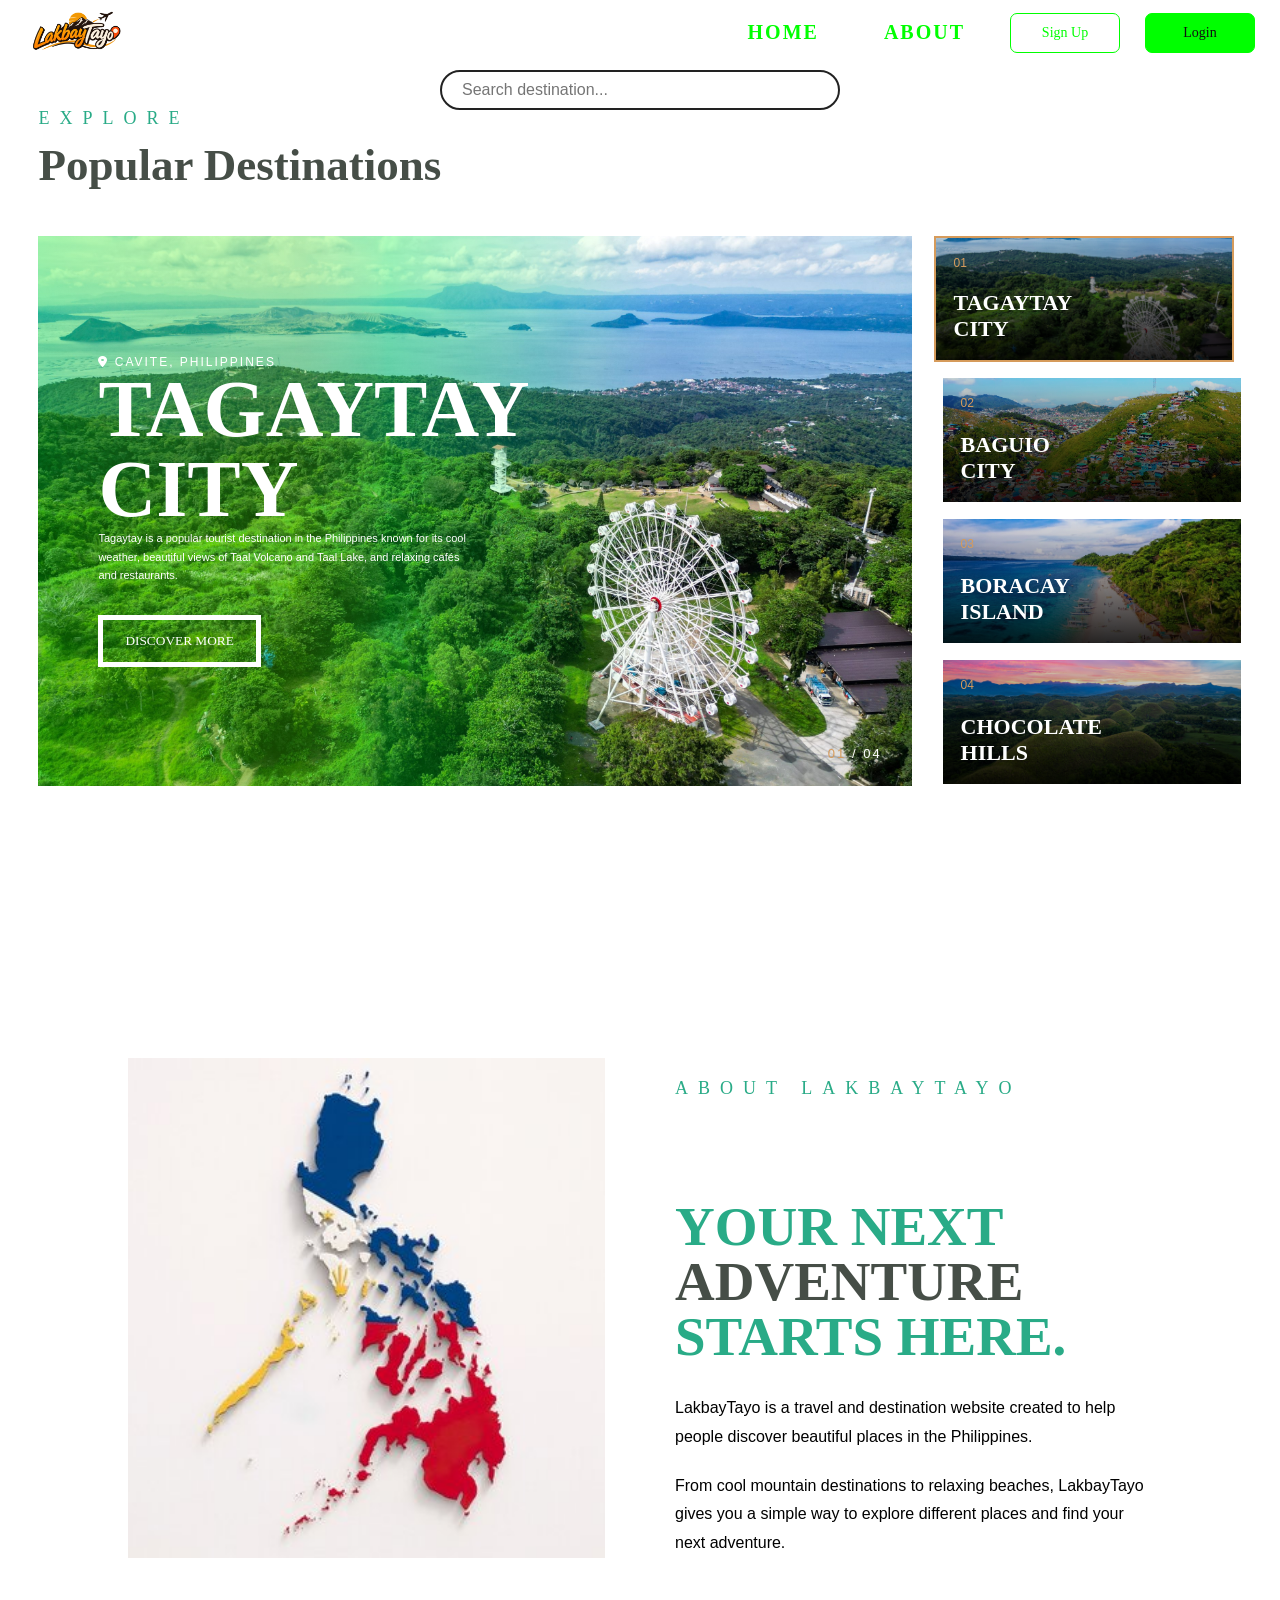
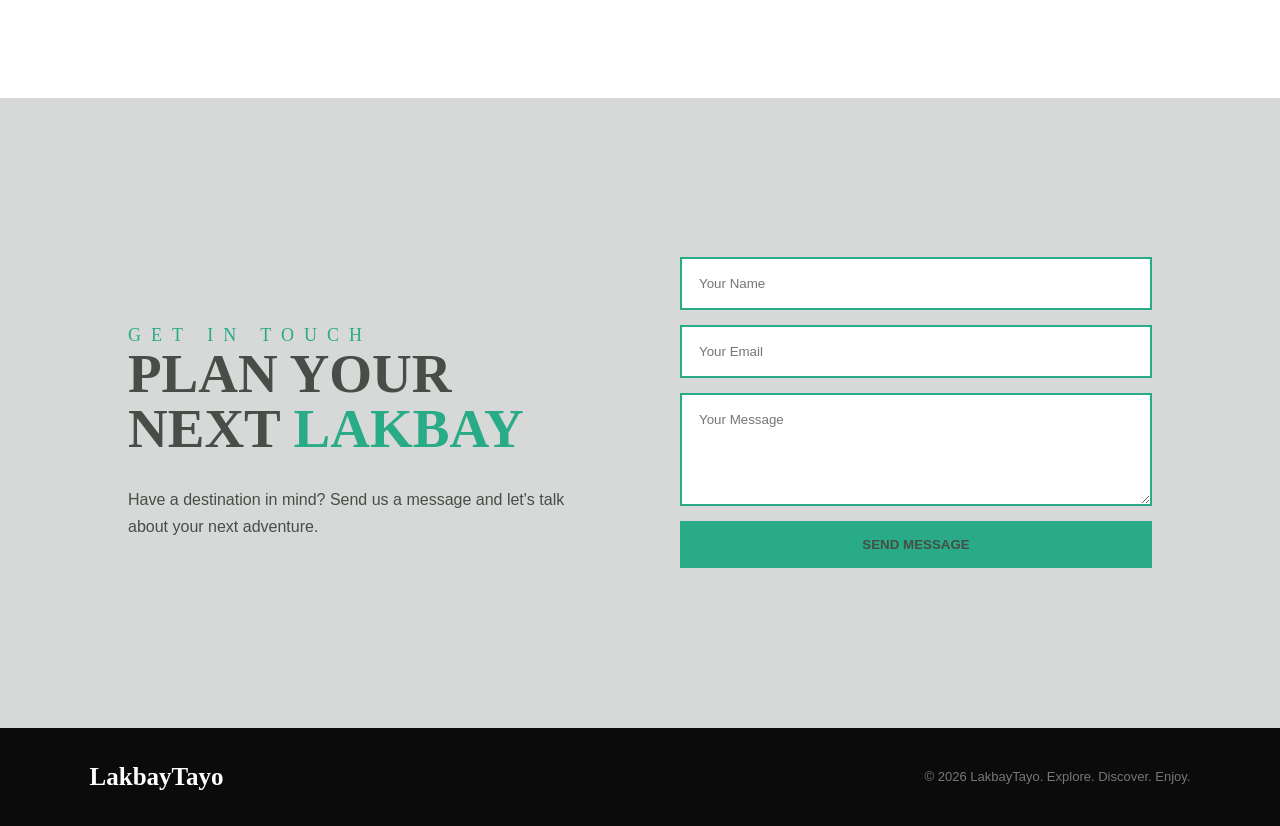
<file: index.html>
```html
<!DOCTYPE html>
<html lang="en">
<head>
    <meta charset="UTF-8">
    <meta name="viewport" content="width=device-width, initial-scale=1.0">

    <title>LakbayTayo</title>

    <link rel="stylesheet" href="index.css">
    <link rel="stylesheet" href="https://cdnjs.cloudflare.com/ajax/libs/font-awesome/6.7.2/css/all.min.css">
</head>

<body>

    <div class="search-container">
    <input type="text" id="destinationSearch" placeholder="Search destination...">
    <i class="fa-solid fa-magnifying-glass"></i>
</div>

    <!-- ================= NAVIGATION ================= -->

    <header class="Navigation">

    <div class="logo-container">
        <img src="LakbayTayo_logo.png" class="logo">
    </div>

    <nav>
        <a href="#home">HOME</a>
        <a href="#about">ABOUT</a>

        <button class="buttons">Sign Up</button>
        <button class="buttons1">Login</button>
    </nav>

</header>


<!-- ================= DESTINATIONS ================= -->

    <section id="home" class="destinations">

        <div class="section-title">
            <p>EXPLORE</p>
            <h2>Popular Destinations</h2>
        </div>


        <div class="destination-container">

            <!-- MAIN DESTINATION -->

            <div class="main-destination">

                <div class="main-image-container">

                    <img
                        id="mainImage"
                        src="Tagaytay.jpg"
                        alt="Tagaytay"
                    >

                    <div class="image-number">
                        <span id="currentNumber">01</span>
                        <span>/ 04</span>
                    </div>

                </div>


                <div class="main-info">

                    <p class="location-label" id="mainLocation">
                        <i class="fa-solid fa-location-dot"></i>
                        <span>CAVITE, PHILIPPINES</span>
                    </p>

                    <h1 id="mainTitle">
                        TAGAYTAY <br>
                        CITY
                    </h1>

                    <p id="mainDescription">
                        Tagaytay is a popular tourist destination in the
                        Philippines known for its cool weather, beautiful
                        views of Taal Volcano and Taal Lake, and relaxing
                        cafés and restaurants.
                    </p>
                    <a id="discoverLink" href="destination.html" target="_blank">
                        <button class="discover-btn">
                            DISCOVER MORE
                        </button>
                    </a>
                </div>

            </div>


            <!-- ================= SIDE CARDS ================= -->

            <div class="side-destinations">

                <!-- TAGAYTAY -->

                <div
                    class="destination-card active"
                    data-image="Tagaytay.jpg"
                    data-title="TAGAYTAY CITY"
                    data-location="CAVITE, PHILIPPINES"
                    data-description="Tagaytay is a popular tourist destination in the Philippines known for its cool weather, beautiful views of Taal Volcano and Taal Lake, and relaxing cafés and restaurants."
                    data-number="01"
                    data-color="rgba(0, 255, 0, 0.7)"
                    data-page="destination.html#tagaytay"
                    
                >

                    <img src="Tagaytay.jpg" alt="Tagaytay">

                    <div class="card-overlay">
                        <span>01</span>
                        <h3>TAGAYTAY<br>CITY</h3>
                    </div>

                </div>


                <!-- BAGUIO -->

                <div
                    class="destination-card"
                    data-image="baguio.jpg"
                    data-title="BAGUIO CITY"
                    data-location="BENGUET, PHILIPPINES"
                    data-description="Baguio City is known as the Summer Capital of the Philippines. It is famous for its cool climate, beautiful mountain scenery, pine trees, and relaxing tourist attractions."
                    data-number="02"
                    data-color="rgba(180, 90, 30, 0.7)"
                    data-page="destination.html#baguio"
                >

                    <img src="baguio.jpg" alt="Baguio">

                    <div class="card-overlay">
                        <span>02</span>
                        <h3>BAGUIO<br>CITY</h3>
                    </div>

                </div>


                <!-- BORACAY -->

                <div
                    class="destination-card"
                    data-image="boracay.webp"
                    data-title="BORACAY ISLAND"
                    data-location="AKLAN, PHILIPPINES"
                    data-description="Boracay is famous for its beautiful beaches, clear waters, white sand, and exciting activities. It is one of the most popular island destinations in the Philippines."
                    data-number="03"
                    data-color="rgba(0, 157, 196, 0.7)"
                    data-page="destination.html#aklan"
                >

                    <img src="boracay.webp" alt="Boracay">

                    <div class="card-overlay">
                        <span>03</span>
                        <h3>BORACAY<br>ISLAND</h3>
                    </div>

                </div>


                <!-- CHOCOLATE HILLS -->

                <div
                    class="destination-card"
                    data-image="bohol.jpg"
                    data-title="CHOCOLATE 
                    HILLS"
                    data-location="BOHOL, PHILIPPINES"
                    data-description="Siargao is a beautiful island destination known for surfing, beaches, lagoons, palm trees, and its relaxing tropical atmosphere."
                    data-number="04"
                    data-color="rgba(255, 192, 103, 0.7)"
                    data-page="destination.html#bohol"
                >

                    <img src="bohol.jpg" alt="Siargao">

                    <div class="card-overlay">
                        <span>04</span>
                        <h3>CHOCOLATE<br>HILLS</h3>
                    </div>

                </div>

            </div>

        </div>

    </section>


    <!-- ================= ABOUT ================= -->

    <section id="about" class="about">

        <div class="about-image">

            <img src="ph.jpg" alt="Philippines">

        </div>

        <div class="about-content">

            <p class="section-label">ABOUT LAKBAYTAYO</p>

            <h2>
                YOUR NEXT
                <span>ADVENTURE</span>
                STARTS HERE.
            </h2>

            <p>
                LakbayTayo is a travel and destination website created
                to help people discover beautiful places in the
                Philippines.
            </p>

            <p>
                From cool mountain destinations to relaxing beaches,
                LakbayTayo gives you a simple way to explore different
                places and find your next adventure.
            </p>

        </div>

    </section>

    <!-- ================= CONTACT ================= -->

    <section id="contact" class="contact">

        <div class="contact-content">

            <p class="section-label">GET IN TOUCH</p>

            <h2>
                PLAN YOUR NEXT
                <span>LAKBAY</span>
            </h2>

            <p>
                Have a destination in mind? Send us a message and
                let's talk about your next adventure.
            </p>

        </div>


        <form class="contact-form">

            <input
                type="text"
                placeholder="Your Name"
                required
            >

            <input
                type="email"
                placeholder="Your Email"
                required
            >

            <textarea
                placeholder="Your Message"
                rows="5"
                required (10)
            ></textarea>

            <button type="submit">
                SEND MESSAGE
            </button>

        </form>

    </section>


    <!-- ================= FOOTER ================= -->

    <footer>

        <div class="footer-logo">
            Lakbay<span>Tayo</span>
        </div>

        <p>
            © 2026 LakbayTayo. Explore. Discover. Enjoy.
        </p>

    </footer>


    <script src="index.js"></script>

</body>
</html>
</file>
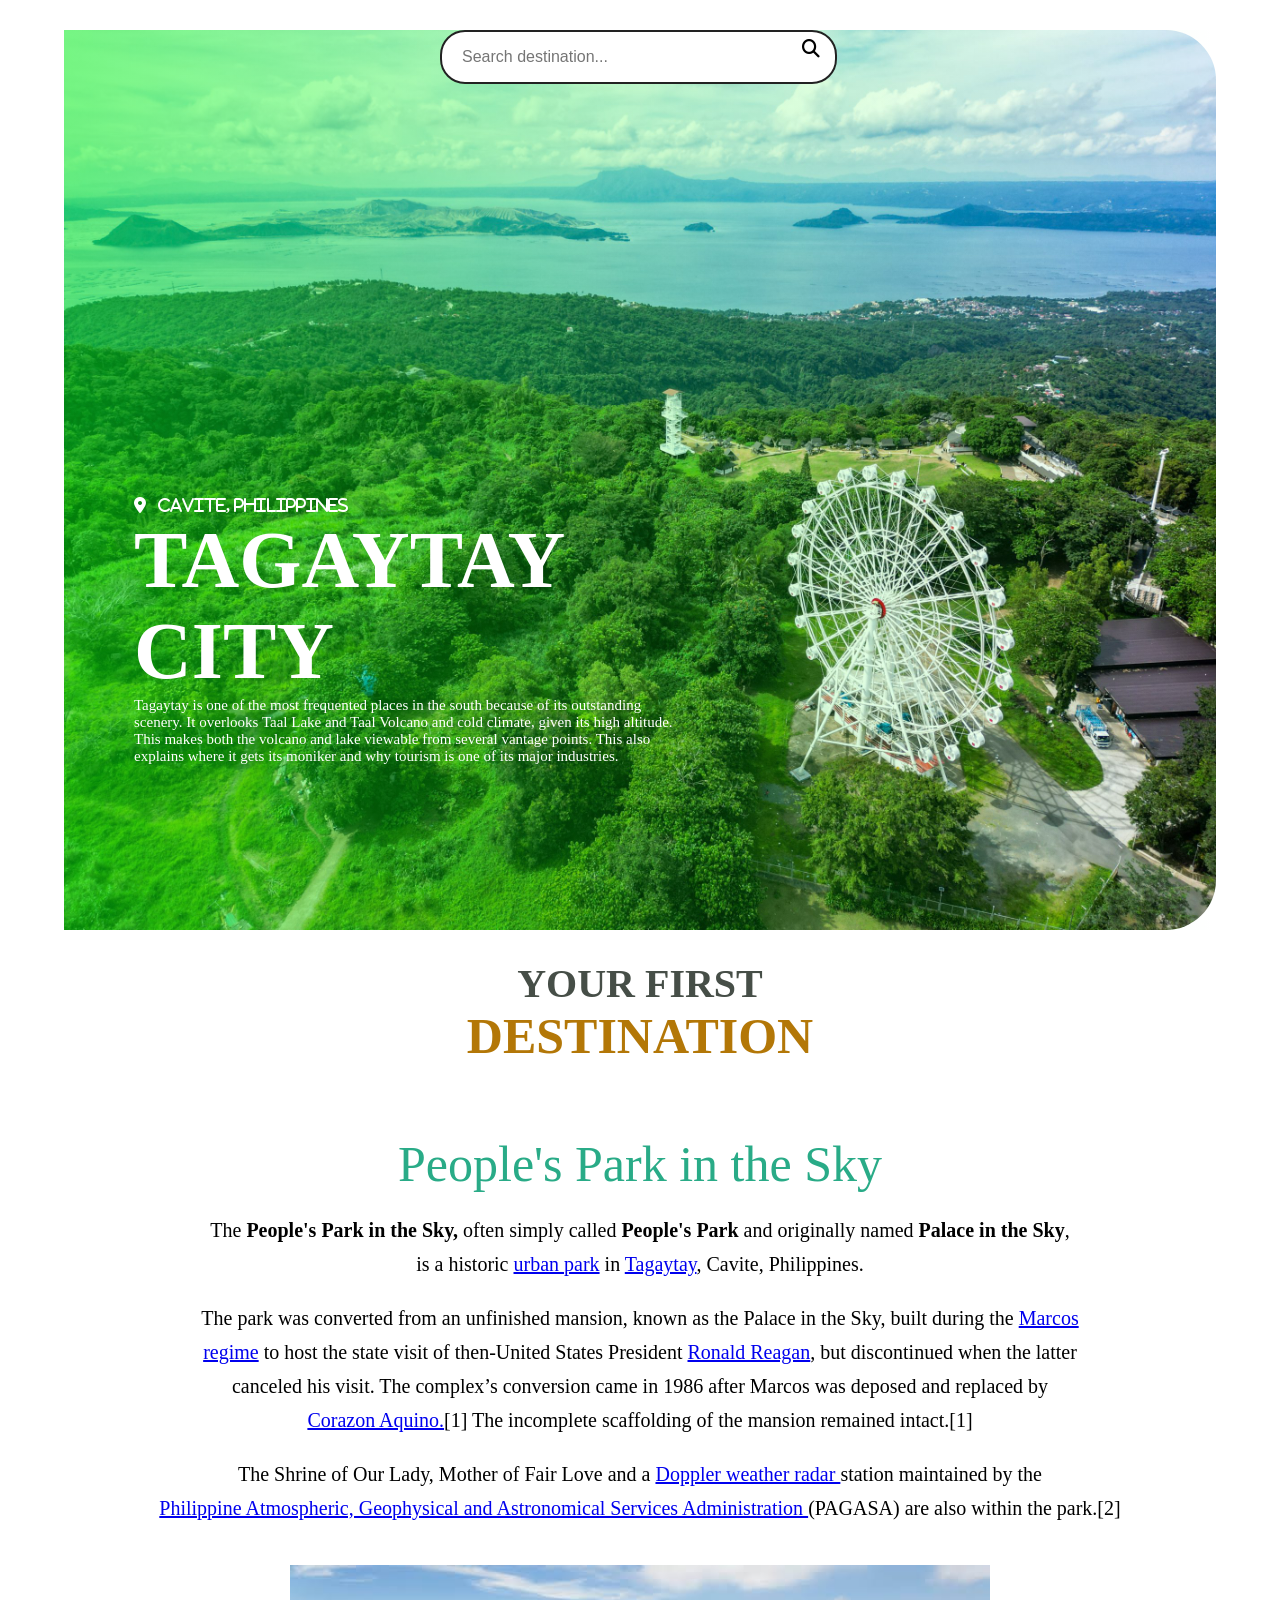
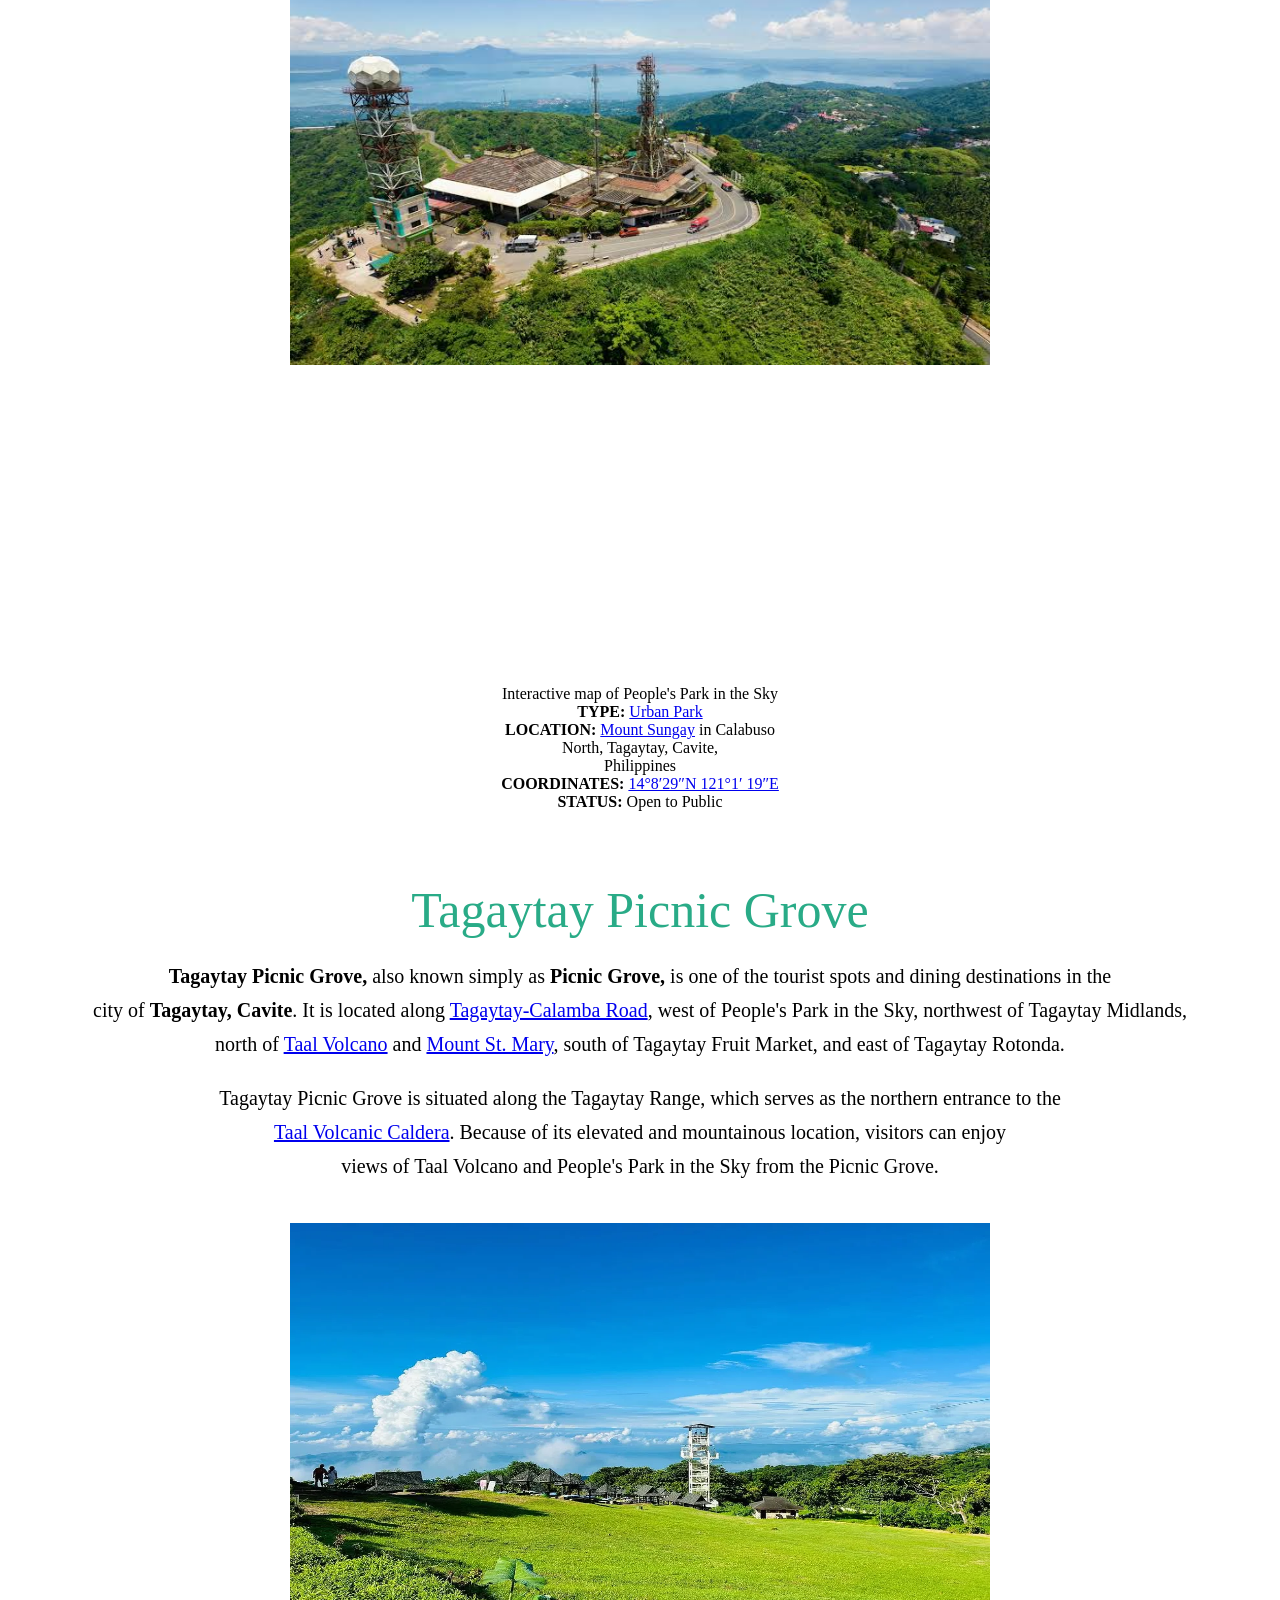
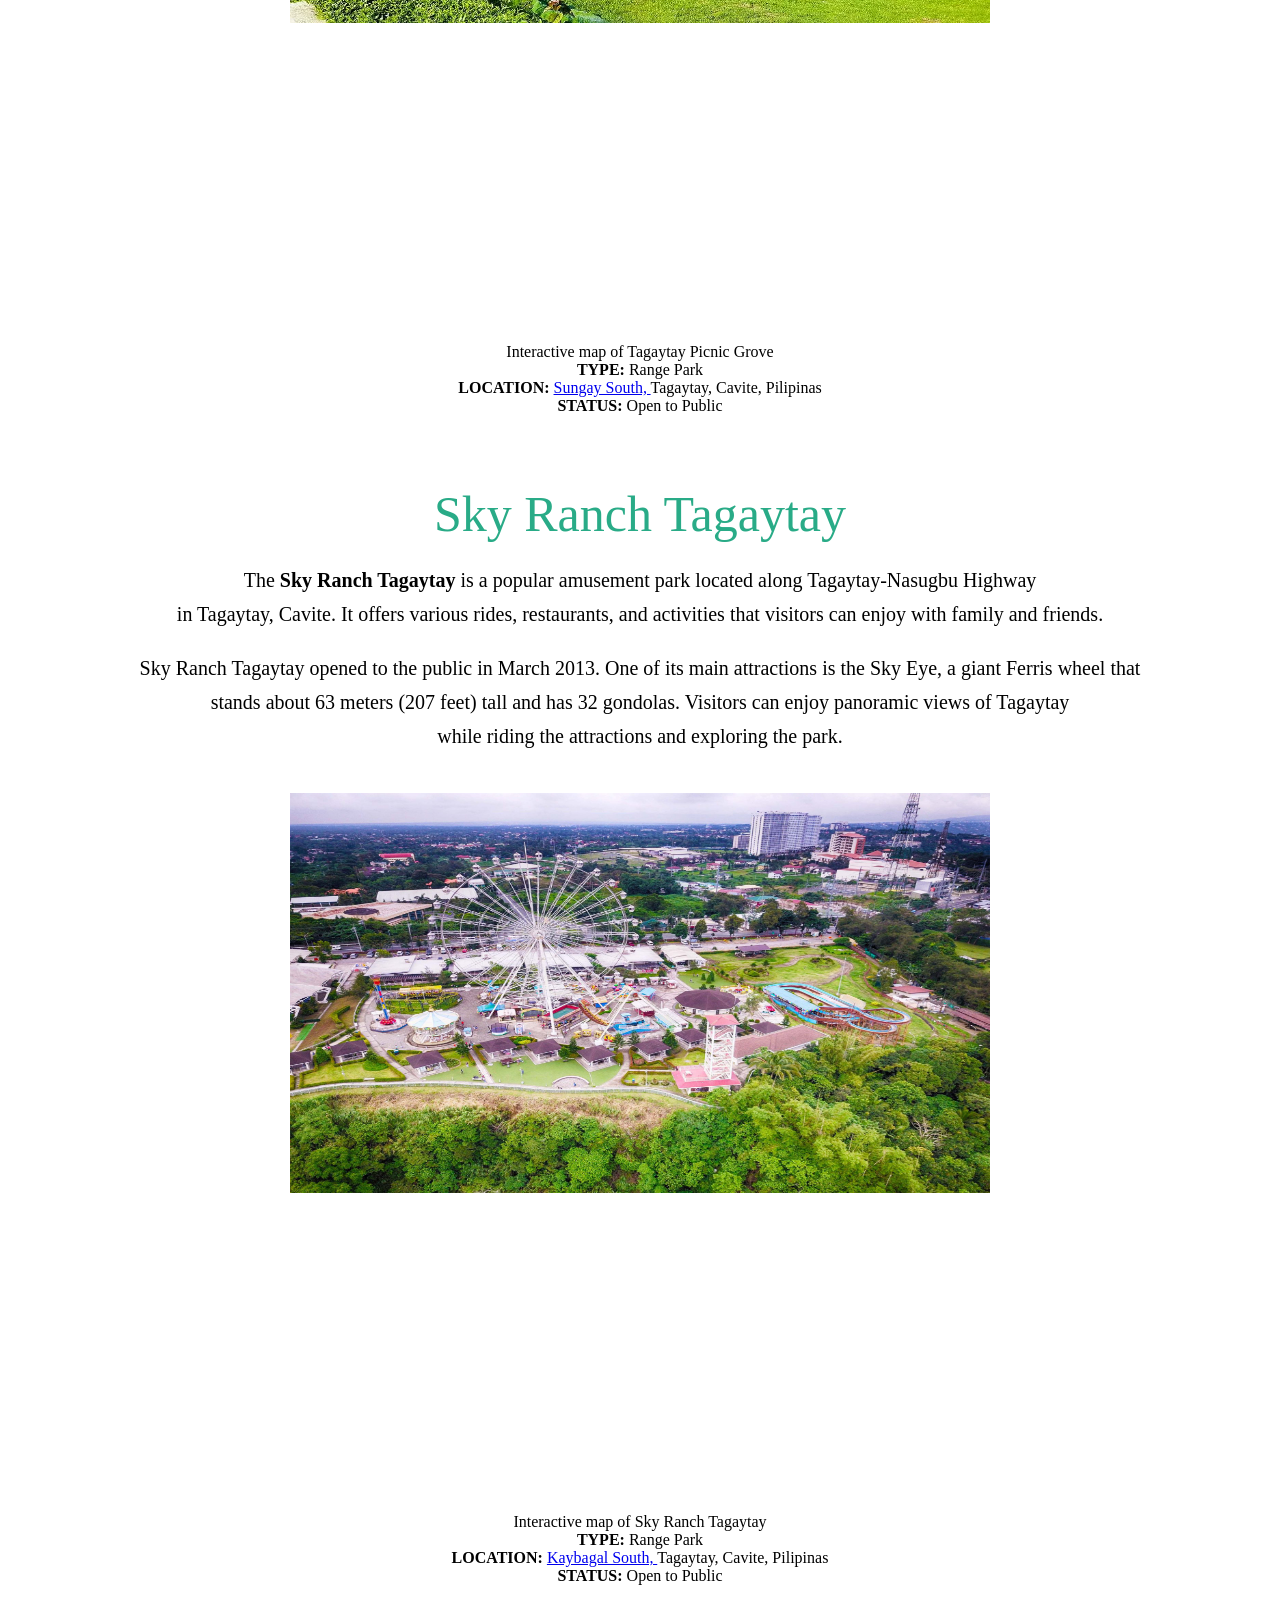
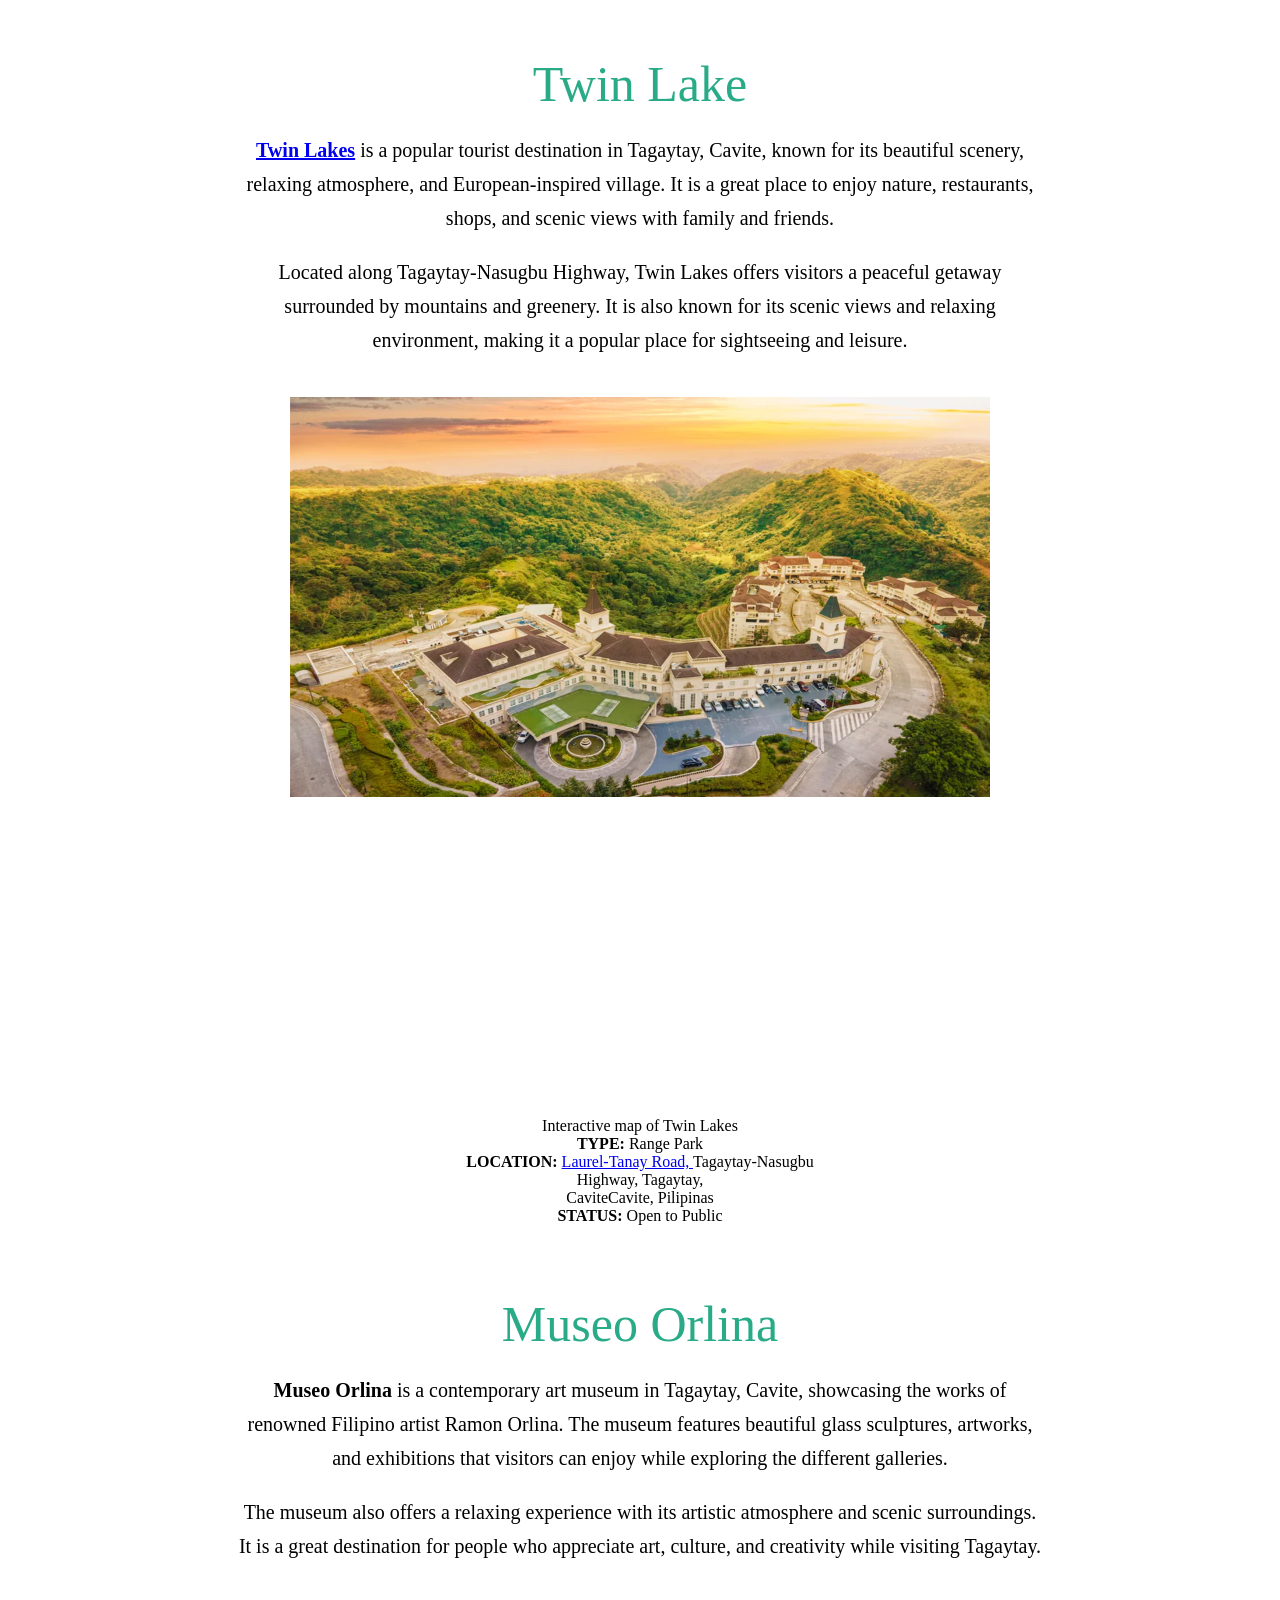
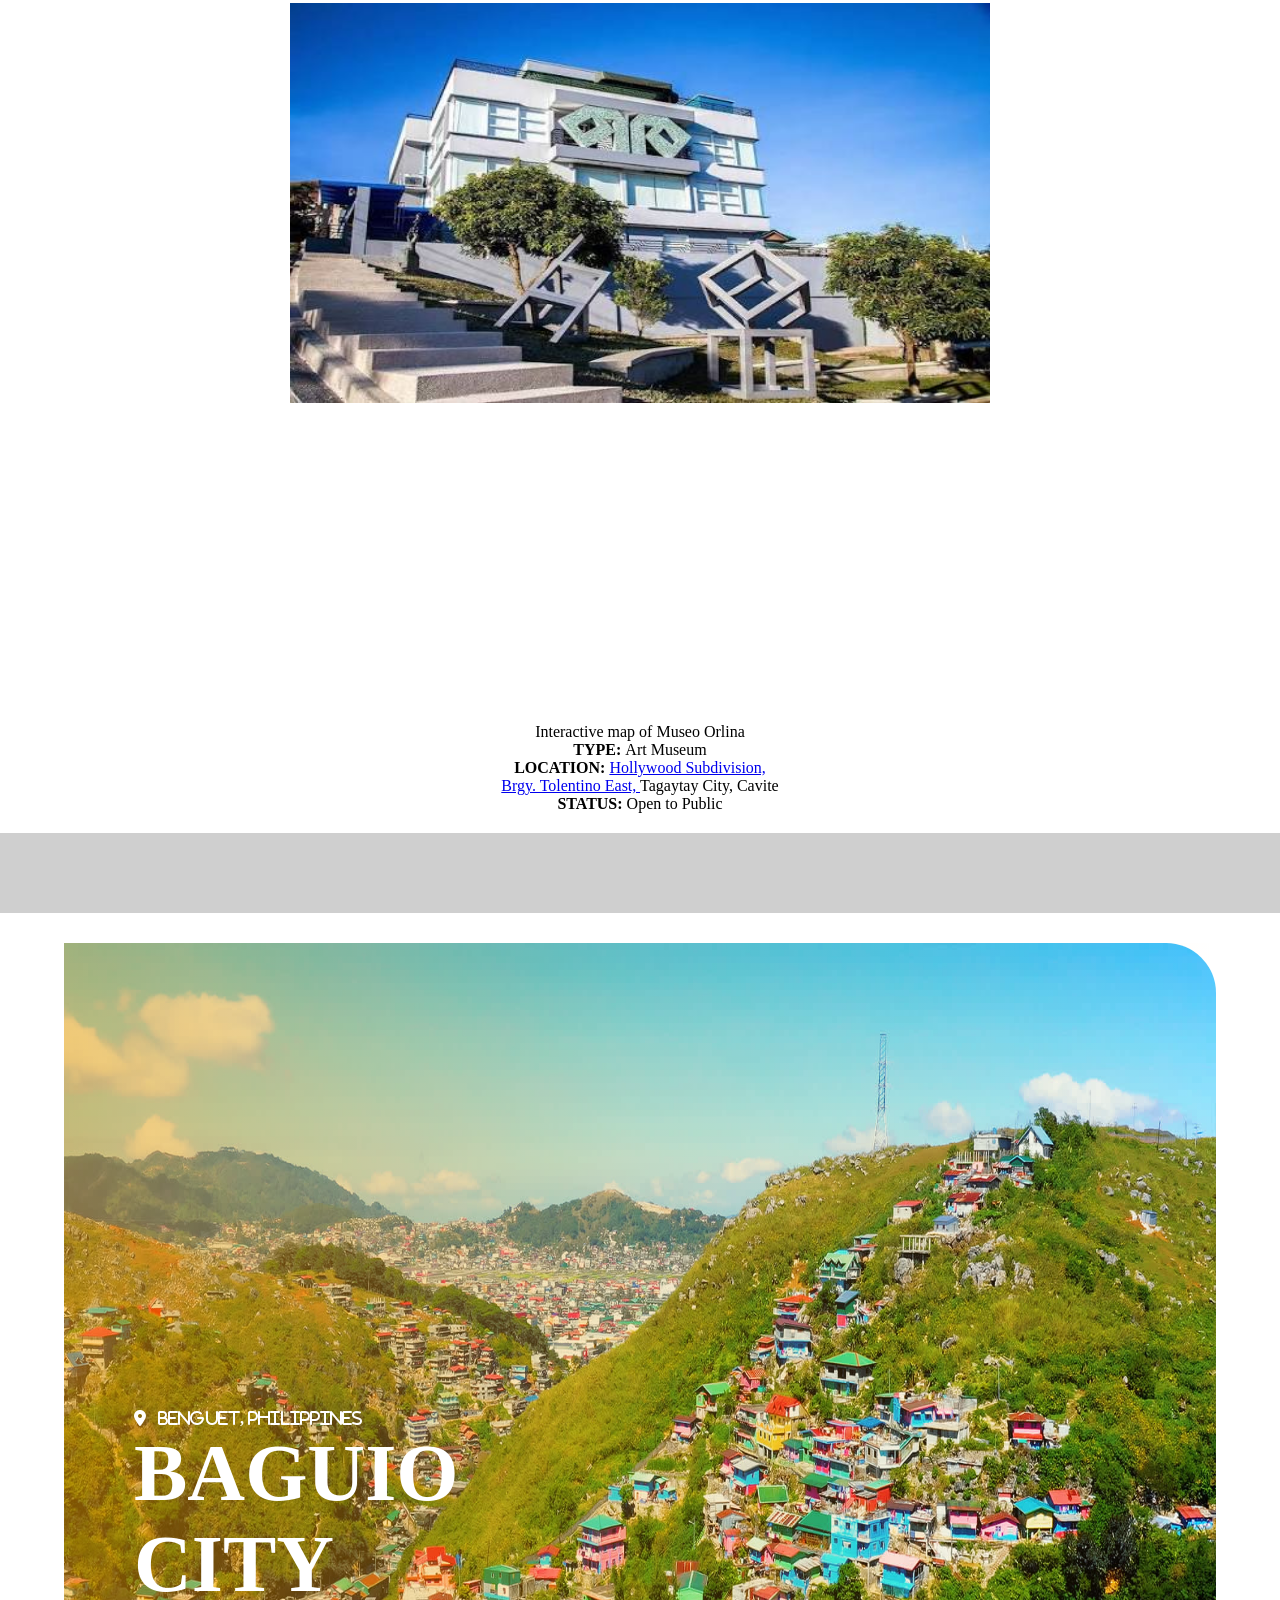
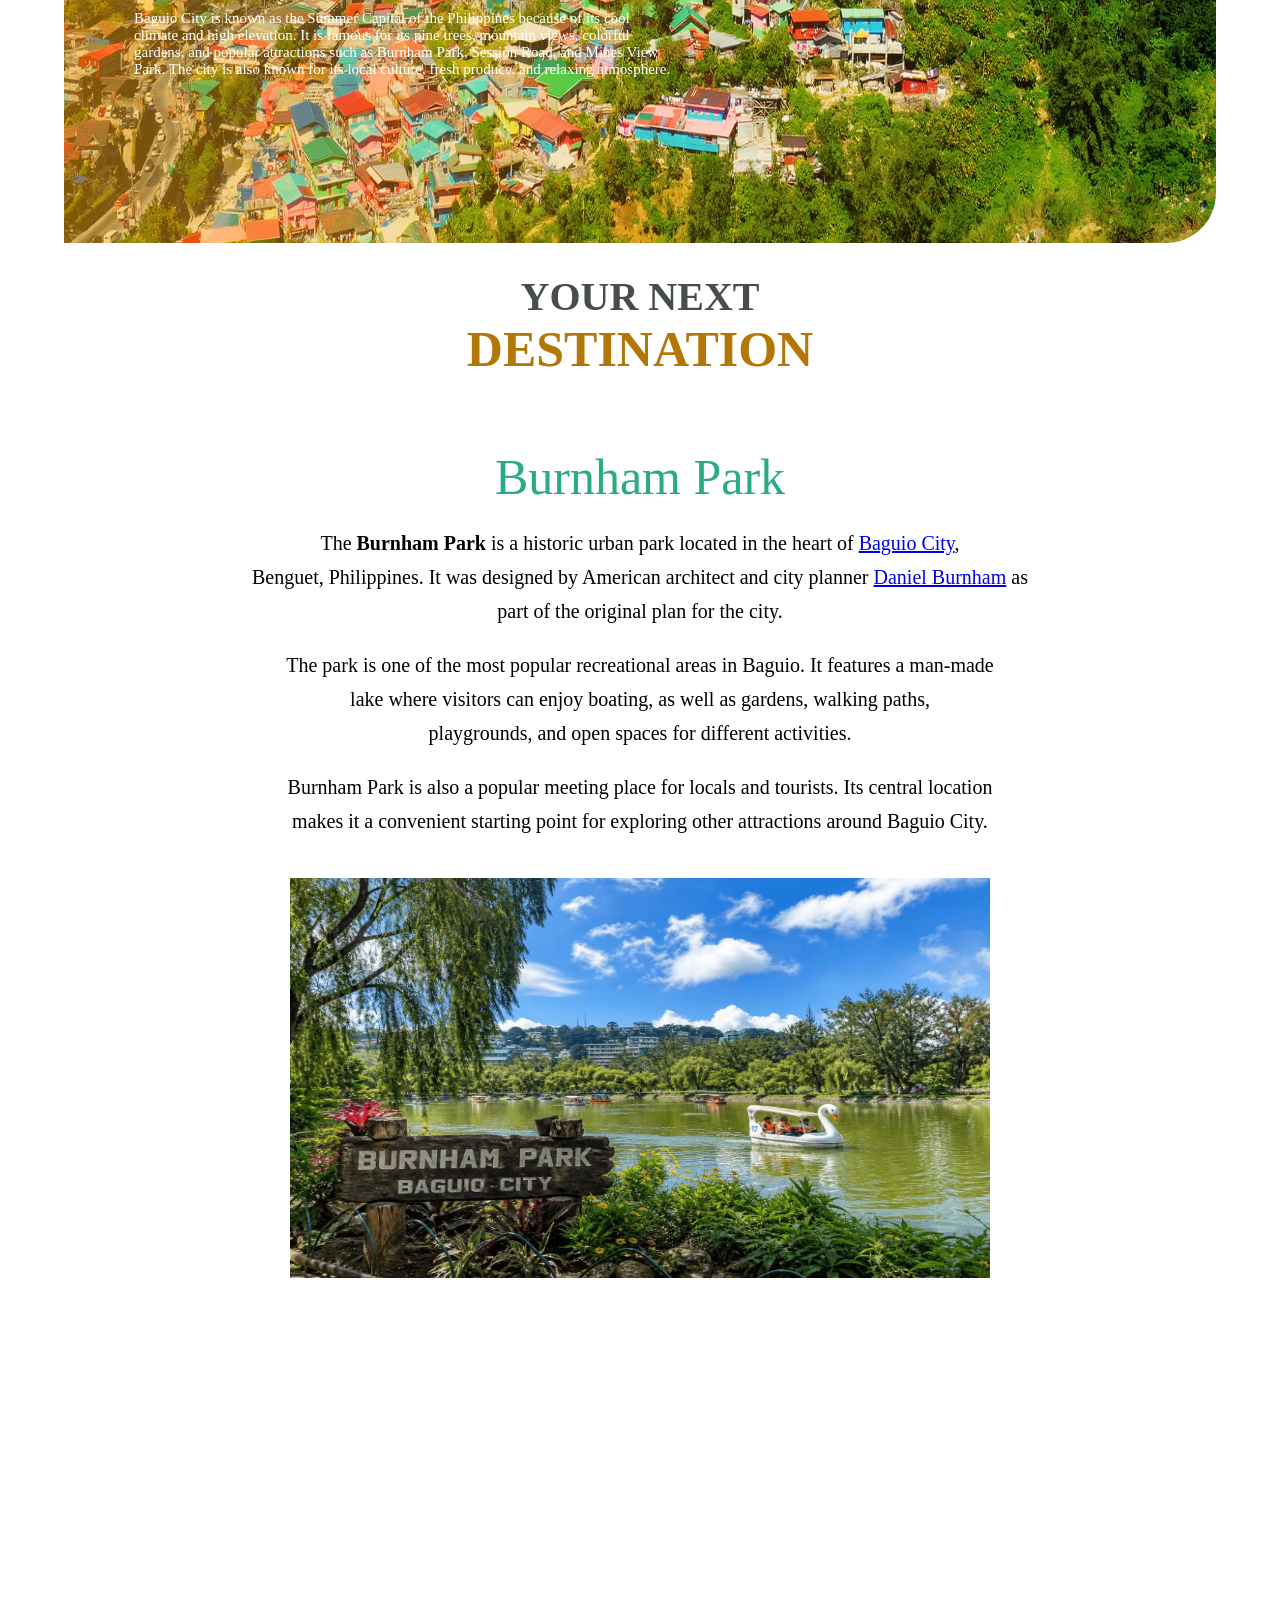
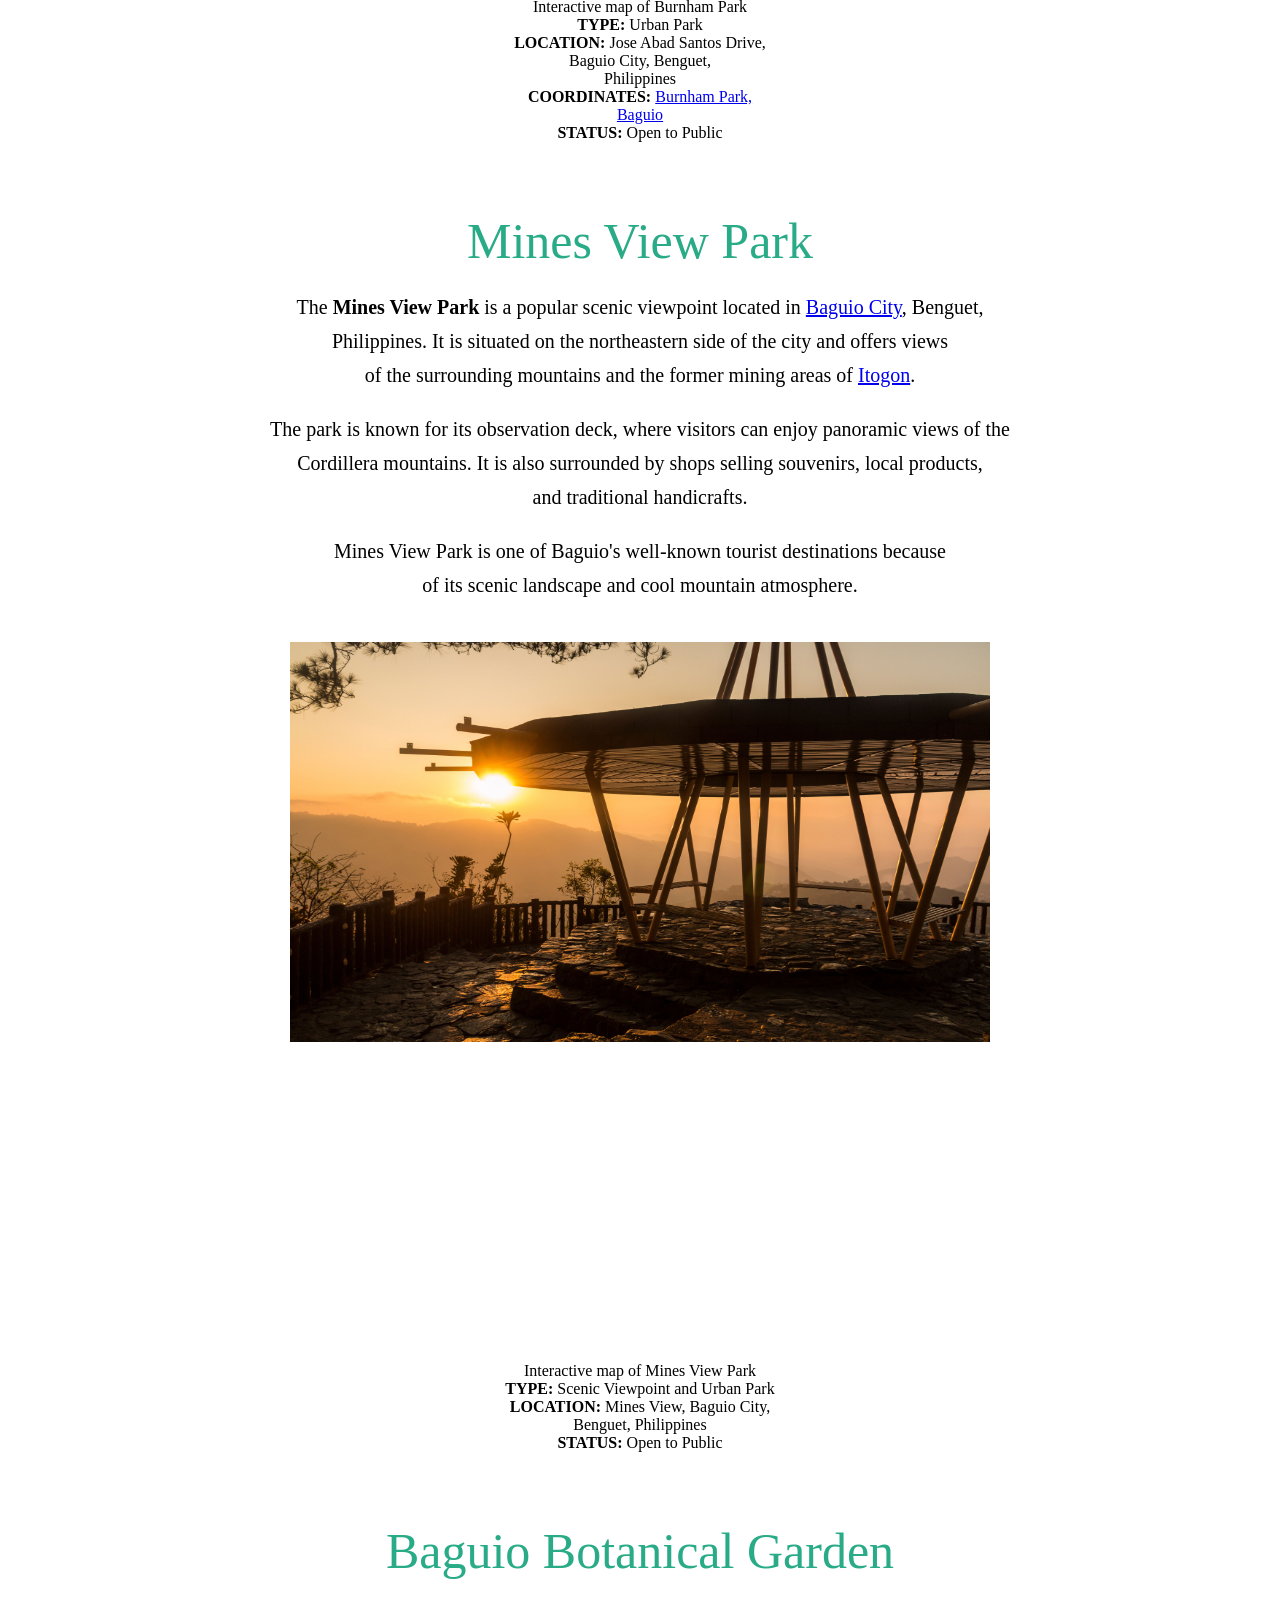
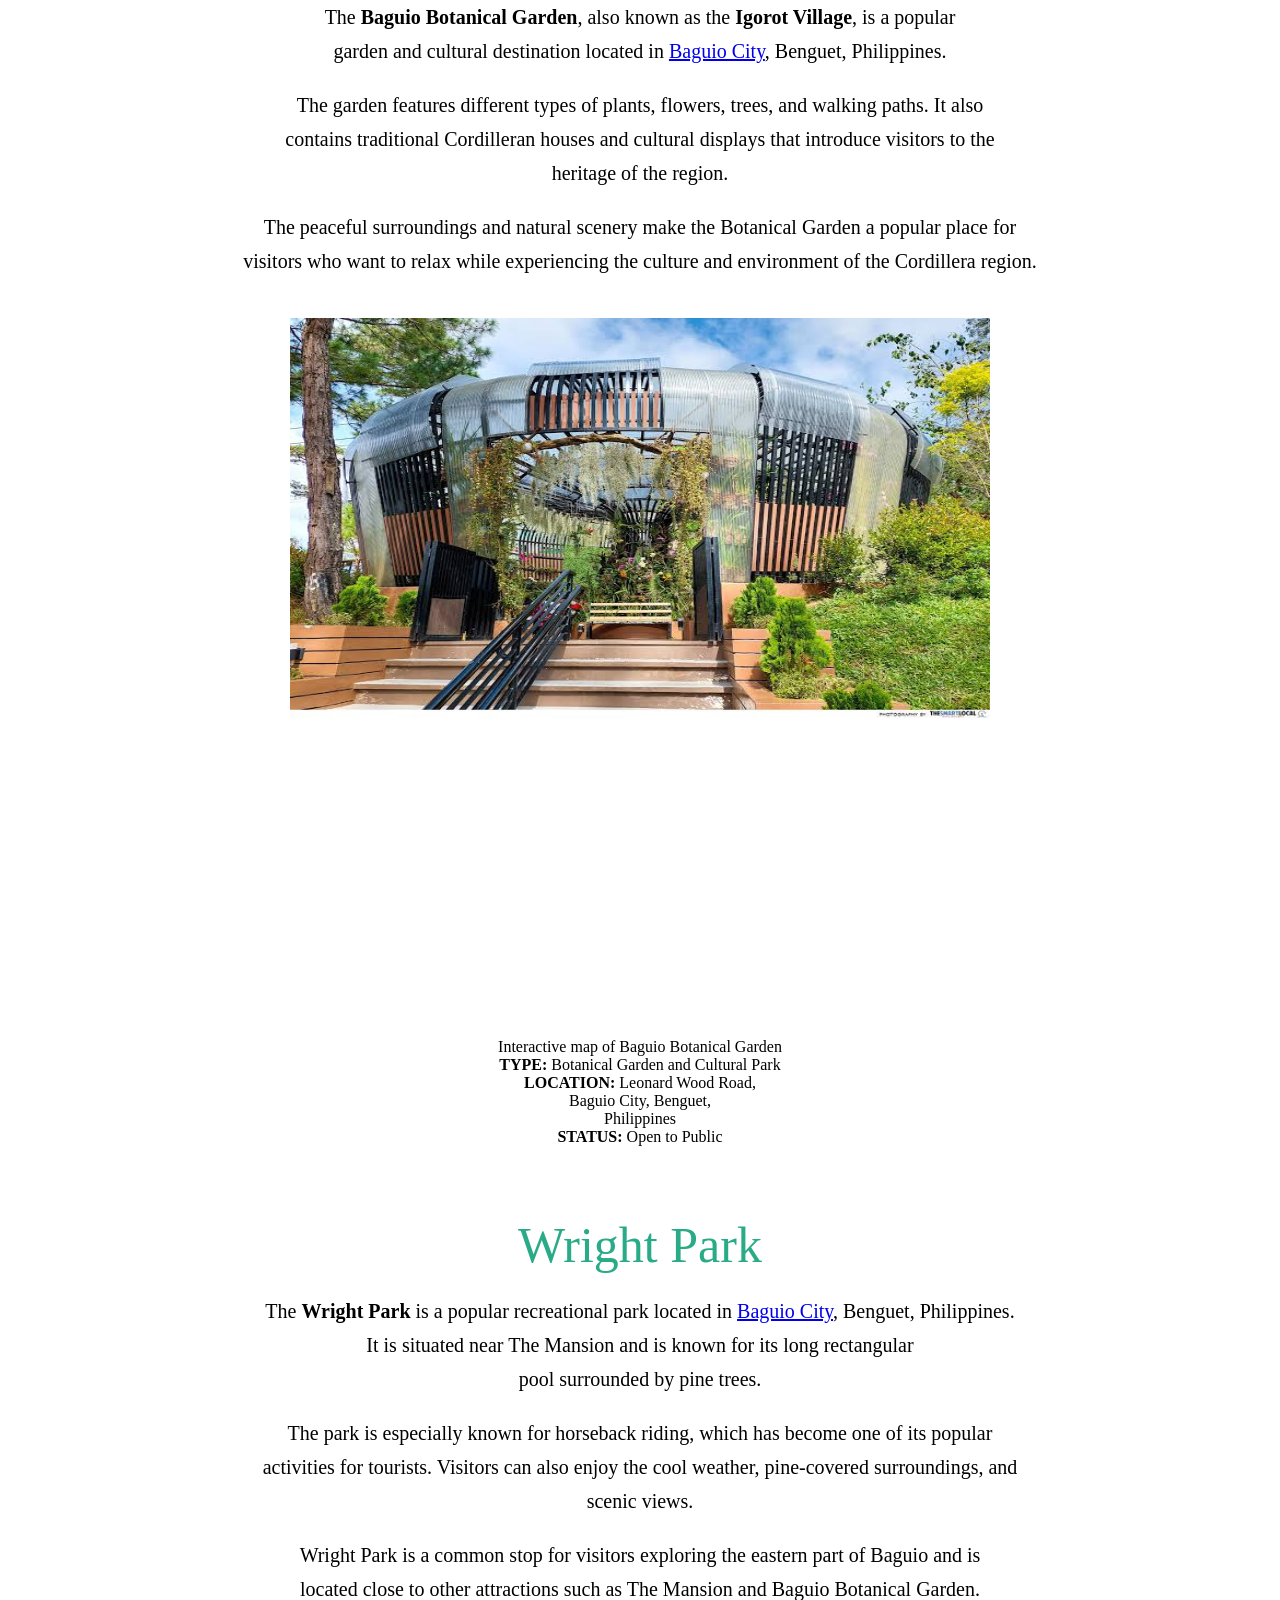
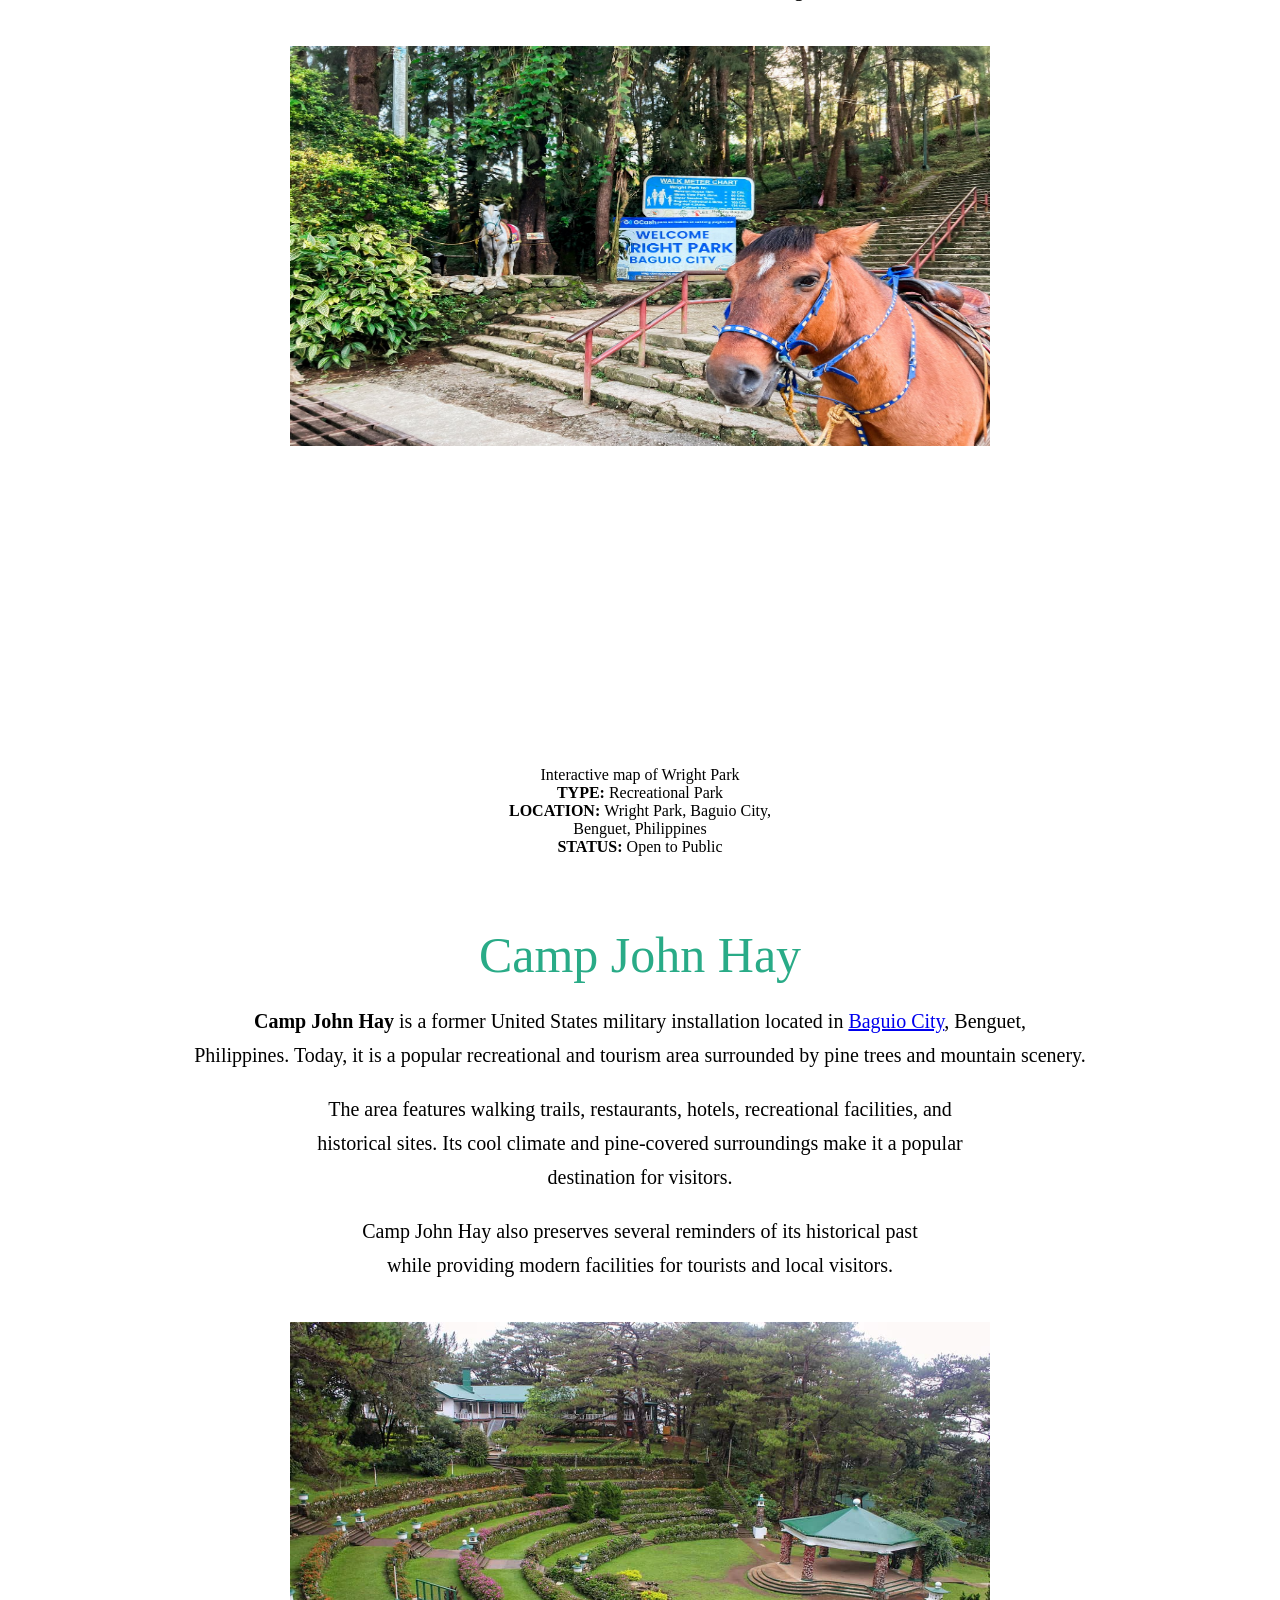
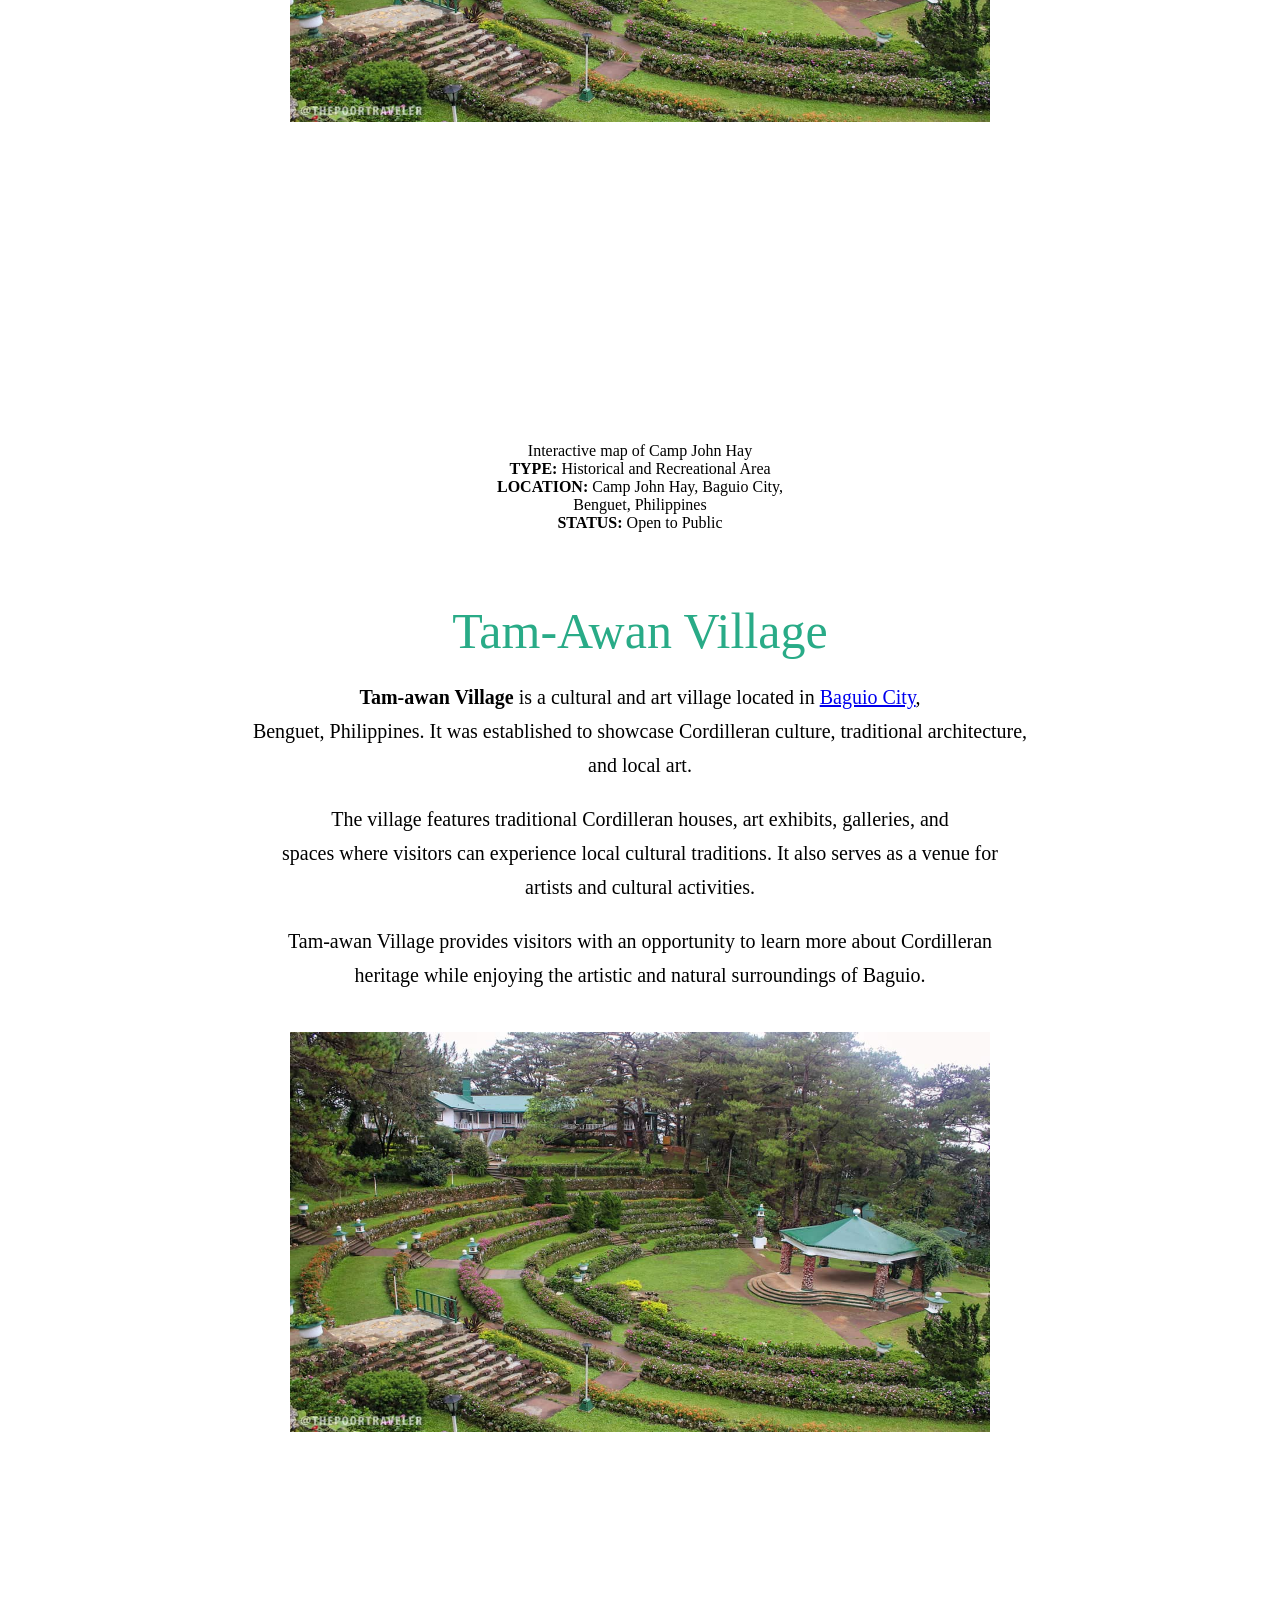
<file: destination.html>
<!DOCTYPE html>
<html lang="en">
<head>
    <meta charset="UTF-8">
    <meta name="viewport" content="width=device-width, initial-scale=1.0">
    <title>Destination</title>

    
    <link rel="stylesheet" href="explore.css">
   

    <link rel="stylesheet" href="https://cdnjs.cloudflare.com/ajax/libs/font-awesome/6.7.2/css/all.min.css">
   
</head>
<body>

<div class="search-container">
    <input type="text" id="destinationSearch" placeholder="Search destination...">
    <i class="fa-solid fa-magnifying-glass"></i>
</div>








<section id="tagaytay">
    <div class="dis1">
        <img src="Tagaytay.jpg">

        <div class="text">
            <p class="loc"><i class="fa-solid fa-location-dot">&nbsp;&nbsp;&nbsp;Cavite, Philippines</i></p>
            <h2>TAGAYTAY <br> CITY</h2>

            <p class="descript">Tagaytay is one of the most frequented places in the south because of its outstanding scenery. It overlooks Taal Lake and Taal Volcano and cold climate, given its high altitude. This makes both the volcano and lake viewable from several vantage points. This also explains where it gets its moniker and why tourism is one of its major industries.</p>
            
        </div>
    </div>

   
<div class="destination-item">
    <div class="dis2-text">
        <h1>YOUR FIRST <br><spam class="desti">DESTINATION<br></spam></h1>

        <p class="loc1">People's Park in the Sky</p>
            <p class="peo1">The <b>People's Park in the Sky,</b> often simply called <b>People's Park</b> and originally named <b>Palace in the Sky</b>,<Br> is a historic <a href="https://en.wikipedia.org/wiki/Urban_park">urban park</a> in <a href="https://en.wikipedia.org/wiki/Tagaytay" target="_blank">Tagaytay</a>, Cavite, Philippines.</p>

            <p class="peo1">The park was converted from an unfinished mansion, known as the Palace in the Sky, built during the <a href="https://en.wikipedia.org/wiki/History_of_the_Philippines_(1965%E2%80%931986)" target="_blank">Marcos<br> regime</a> to host the state visit of then-United States President <a href="https://en.wikipedia.org/wiki/Ronald_Reagan" target="_blank">Ronald Reagan</a>, but discontinued when the latter <bR>canceled his visit. The complex’s conversion came in 1986 after Marcos was deposed and replaced by <br><a href="https://en.wikipedia.org/wiki/Corazon_Aquino" target="_blank">Corazon Aquino.</a>[1] The incomplete scaffolding of the mansion remained intact.[1]</p>

            <p class="peo1">The Shrine of Our Lady, Mother of Fair Love and a <a href="https://en.wikipedia.org/wiki/Weather_radar" target="_blank">Doppler weather radar </a>station maintained by the <bR><a href="http://en.wikipedia.org/wiki/PAGASA" target="_blank">Philippine Atmospheric, Geophysical and Astronomical Services Administration </a>(PAGASA) are also within the park.[2]</p>

                
                
        
   <div class="image-box">
    <img src="peoplePark.jpg">

        <div class="image-info">
            <h3>People's Park in the Sky</h3><br>

            <p>
            The people of Tagaytay are known for being friendly, welcoming,
            and hardworking. Their warm hospitality makes visitors feel
            comfortable while exploring the city, enjoying local food, and
            experiencing its beautiful surroundings.
            </p>
        </div>
    </div>
        
    <div class="map">
        <iframe
            src="https://www.google.com/maps?q=People's%20Park%20in%20the%20Sky,%20Tagaytay&output=embed"
            width="100%"
            height="300"
            style="border:0;"
            allowfullscreen=""
            loading="lazy">
        </iframe>
    </div>
        <p>Interactive map of People's Park in the Sky</p>
        <p><b>TYPE: </b><a href="https://en.wikipedia.org/wiki/Urban_park" target="_blank">Urban Park</a></p>
        <p><b>LOCATION: </b><a href="https://en.wikipedia.org/wiki/Mount_Sungay" target="_blank">Mount Sungay</a> in Calabuso<br>North, Tagaytay, Cavite,<bR>Philippines</p>
        <p><b>COORDINATES: </b><a href="https://geohack.toolforge.org/geohack.php?pagename=People%27s_Park_in_the_Sky&params=14_8_29_N_121_1_19_E_type:landmark_region:PH" target="_blank">14°8′29″N 121°1′
            19″E</a></p>
        <p><b>STATUS: </b><a>Open to Public</a></p>
    </div>
</div>

    <div class="dis2-text">

        <p class="loc1">Tagaytay Picnic Grove</p>
            <p class="peo1"><b>Tagaytay Picnic Grove,</b> also known simply as <b>Picnic Grove,</b> is one of the tourist spots and dining destinations in the<br>city of <b>Tagaytay, Cavite</b>. It is located along <a href="https://en.wikipedia.org/wiki/Tagaytay%E2%80%93Calamba_Road" target="_blank">Tagaytay-Calamba Road</a>, west of People's Park in the Sky, northwest of Tagaytay Midlands, <br>north of <a href="https://en.wikipedia.org/wiki/Taal_Volcano">Taal Volcano</a> and <a href="https://en.wikipedia.org/wiki/Mount_St._Mary%27s" target="_blank">Mount St. Mary</a>, south of Tagaytay Fruit Market, and east of Tagaytay Rotonda.</p>

            <p class="peo1">Tagaytay Picnic Grove is situated along the Tagaytay Range, which serves as the northern entrance to the<br> <a href="https://en.wikipedia.org/wiki/Taal_Lake" target="_blank">Taal Volcanic Caldera</a>. Because of its elevated and mountainous location, visitors can enjoy<br> views of Taal Volcano and People's Park in the Sky from the Picnic Grove.</p>  
                
        
   <div class="image-box">
    <img src="picnic.webp">

        <div class="image-info">
            <h3>Tagaytay Picnic Grove</h3><br>

            <p>
                Tagaytay Picnic Grove is a popular tourist destination in Tagaytay, Cavite, known for its beautiful scenery and relaxing atmosphere. Located along Tagaytay-Calamba Road, it offers visitors a scenic view of Taal Volcano and Taal Lake. It is a great place for picnics, sightseeing, and spending quality time with family and friends while enjoying the cool weather and natural surroundings.
            </p>
        </div>
    </div>
        
    <div class="map">
        <iframe
            src="https://www.google.com/maps/embed?pb=!1m18!1m12!1m3!1d21887.575533494568!2d120.98864548832574!3d14.12355172306787!2m3!1f0!2f0!3f0!3m2!1i1024!2i768!4f13.1!3m3!1m2!1s0x33bd7a1a6c9c60b7%3A0xf6fa7952c4afb554!2sTagaytay%20Picnic%20Grove!5e0!3m2!1sen!2sph!4v1790398221232!5m2!1sen!2sph"
            width="100%"
            height="300"
            style="border:0;"
            allowfullscreen=""
            loading="lazy">
        </iframe>
    </div>
        <p>Interactive map of Tagaytay Picnic Grove</p>
        <p><b>TYPE: </b>Range Park</p>
        <p><b>LOCATION: </b><a href="https://maps.app.goo.gl/82BnQtxJEdTva9wp9" target="_blank">Sungay South, </a>Tagaytay, Cavite, Pilipinas</p>
        <p><b>STATUS: </b><a>Open to Public</a></p>
</div>
        


<div class="dis2-text">

        <p class="loc1">Sky Ranch Tagaytay</p>
            <p class="peo1">The <b>Sky Ranch Tagaytay</b> is a popular amusement park located along Tagaytay-Nasugbu Highway <br>in Tagaytay, Cavite. It offers various rides, restaurants, and activities that visitors can enjoy with family and friends.</p>

            <p class="peo1">Sky Ranch Tagaytay opened to the public in March 2013. One of its main attractions is the Sky Eye, a giant Ferris wheel that <br>stands about 63 meters (207 feet) tall and has 32 gondolas. Visitors can enjoy panoramic views of Tagaytay <br>while riding the attractions and exploring the park.</p>  
                
        
   <div class="image-box">
    <img src="ska.jpg">

        <div class="image-info">
            <h3>Sky Rarch Tagaytay</h3><br>

            <p>
                **Sky Ranch Tagaytay** is a popular amusement park in Tagaytay, Cavite, known for its exciting rides, fun attractions, and scenic views. It is a great destination for families and friends who want to enjoy thrilling rides, delicious food, and a relaxing day while experiencing the cool atmosphere of Tagaytay.
            </p>
        </div>
    </div>
        
    <div class="map">
        <iframe
            src="https://www.google.com/maps/embed?pb=!1m18!1m12!1m3!1d3869.693144078945!2d120.93517487361132!3d14.095282889251479!2m3!1f0!2f0!3f0!3m2!1i1024!2i768!4f13.1!3m3!1m2!1s0x33bd77a47742a5ad%3A0x60823aa4bd31ebad!2sSky%20Ranch%20Tagaytay!5e0!3m2!1sen!2sph!4v1790400932697!5m2!1sen!2sph"
            width="100%"
            height="300"
            style="border:0;"
            allowfullscreen=""
            loading="lazy">
        </iframe>
    </div>
        <p>Interactive map of Sky Ranch Tagaytay</p>
        <p><b>TYPE: </b>Range Park</p>
        <p><b>LOCATION: </b><a href="https://maps.app.goo.gl/MXaN8aLwwXc9Xrr57" target="_blank">Kaybagal South, </a>Tagaytay, Cavite, Pilipinas</p>
        <p><b>STATUS: </b><a>Open to Public</a></p>
</div>


<div class="dis2-text">

        <p class="loc1">Twin Lake</p>
            <p class="peo1"><b><a href="https://www.twinlakeshotel.com.ph/en">Twin Lakes</a></b> is a popular tourist destination in Tagaytay, Cavite, known for its beautiful scenery, 
            <br>relaxing atmosphere, and European-inspired village. It is a great place to enjoy nature, restaurants, 
            <br>shops, and scenic views with family and friends.</p>

            <p class="peo1">Located along Tagaytay-Nasugbu Highway, Twin Lakes offers visitors a peaceful getaway <br>surrounded by 
            mountains and greenery. It is also known for its scenic views and relaxing <br>environment, making it 
            a popular place for sightseeing and leisure.</p>  
                
        
   <div class="image-box">
    <img src="twinlake.webp">

        <div class="image-info">
            <h3>Twin Lake</h3><br>

            <p>
                Twin Lakes is a scenic destination in Tagaytay, Cavite, offering beautiful views, 
                relaxing surroundings, restaurants, and shops. It is a great place to visit with 
                family and friends.
            </p>
        </div>
    </div>
        
    <div class="map">
        <iframe
            src="https://www.google.com/maps/embed?pb=!1m18!1m12!1m3!1d3870.1543109018066!2d120.85489537361073!3d14.068063589895743!2m3!1f0!2f0!3f0!3m2!1i1024!2i768!4f13.1!3m3!1m2!1s0x33bd77874fe442b9%3A0xca87fdbf74e7da5a!2sTwin%20Lakes%20Hotel!5e0!3m2!1sen!2sph!4v1790401600064!5m2!1sen!2sph"
            width="100%"
            height="300"
            style="border:0;"
            allowfullscreen=""
            loading="lazy">
        </iframe>
    </div>
        <p>Interactive map of Twin Lakes</p>
        <p><b>TYPE: </b>Range Park</p>
        <p><b>LOCATION: </b> <a href="https://maps.app.goo.gl/MXaN8aLwwXc9Xrr57" target="_blank">
            Laurel-Tanay Road,
        </a>
        Tagaytay-Nasugbu <br>Highway, Tagaytay, <br>CaviteCavite, Pilipinas</p>
        <p><b>STATUS: </b><a>Open to Public</a></p>
</div>


<div class="dis2-text">

    <p class="loc1">Museo Orlina</p>

    <p class="peo1">
        <b>Museo Orlina</b> is a contemporary art museum in Tagaytay, Cavite, showcasing the works of 
        <br>renowned Filipino artist Ramon Orlina. The museum features beautiful glass sculptures, artworks, 
        <br>and exhibitions that visitors can enjoy while exploring the different galleries.
    </p>

    <p class="peo1">
        The museum also offers a relaxing experience with its artistic atmosphere and scenic surroundings. 
        <br>It is a great destination for people who appreciate art, culture, and creativity while visiting Tagaytay.
    </p>

    <div class="image-box">
        <img src="orlina.jpg">

        <div class="image-info">
            <h3>Museo Orlina</h3><br>

            <p>
                Museo Orlina is a contemporary art museum in Tagaytay known for its impressive glass 
                sculptures and works by Filipino artist Ramon Orlina. It is a great place to experience 
                Filipino art and culture.
            </p>
        </div>
    </div>

    <div class="map">
        <iframe
            src="https://www.google.com/maps?q=Museo%20Orlina%20Tagaytay&output=embed"
            width="100%"
            height="300"
            style="border:0;"
            allowfullscreen=""
            loading="lazy">
        </iframe>
    </div>

    <p>Interactive map of Museo Orlina</p>

    <p><b>TYPE: </b>Art Museum</p>

    <p>
        <b>LOCATION: </b>
        <a href="https://www.google.com/maps/search/?api=1&query=Museo+Orlina+Tagaytay" target="_blank">
            Hollywood Subdivision, <br>Brgy. Tolentino East,
        </a>
        Tagaytay City, Cavite
    </p>

    <p><b>STATUS: </b><a>Open to Public</a></p>

</div>

    <div class="bottom-frame">

    </div>
</section>









<!--===== BAGUIO =====-->
<section id="baguio">
    <div class="dis11">
        <img src="baguio.jpg">

        <div class="text11">
            <p class="loc11"><i class="fa-solid fa-location-dot">&nbsp;&nbsp;&nbsp;Benguet, Philippines</i></p>
            <h2>BAGUIO <br> CITY</h2>

            <p class="descript11">Baguio City is known as the Summer Capital of the Philippines because of its cool climate and high elevation. It is famous for its pine trees, mountain views, colorful gardens, and popular attractions such as Burnham Park, Session Road, and Mines View Park. The city is also known for its local culture, fresh produce, and relaxing atmosphere.</p>
            
        </div>
    </div>

   
<!--=== BURNHAM PARK ===-->
    <div class="dis2-text">
        <h1>YOUR NEXT <br><spam class="desti">DESTINATION<br></spam></h1>

        <p class="loc1">Burnham Park</p>
            <p class="peo1">The <b>Burnham Park</b> is a historic urban park located in the heart of <a href="https://en.wikipedia.org/wiki/Baguio" target="_blank">Baguio City</a>, <br>Benguet, Philippines. It was designed by American architect and city planner <a href="https://en.wikipedia.org/wiki/Daniel_Burnham" target="_blank">Daniel Burnham</a> as <br>part of the original plan for the city.</p>

            <p class="peo1">The park is one of the most popular recreational areas in Baguio. It features a man-made <br>lake where visitors can enjoy boating, as well as gardens, walking paths, <br>playgrounds, and open spaces for different activities.</p>

            <p class="peo1">Burnham Park is also a popular meeting place for locals and tourists. Its central location <br>makes it a convenient starting point for exploring other attractions around Baguio City.</p>

                
                
        
   <div class="image-box">
    <img src="burnham.avif">

        <div class="image-info">
            <h3>Burnham Park</h3><br>

            <p>
           Burnham Park is known for its relaxing atmosphere, man-made lake, gardens, and recreational activities. It is one of the most recognizable public spaces in Baguio City.
            </p>
        </div>
    </div>
        
    <div class="map">
        <iframe
            src="https://www.google.com/maps?q=Burnham%20Park,%20Baguio&output=embed"
            width="100%"
            height="300"
            style="border:0;"
            allowfullscreen=""
            loading="lazy">
        </iframe>
    </div>
        <p>Interactive map of Burnham Park</p>
        <p><b>TYPE: </b>Urban Park</a></p>
        <p><b>LOCATION: </b>Jose Abad Santos Drive, <br>Baguio City, Benguet, <br>Philippines</p>
        <p><b>COORDINATES: </b><a href="https://www.google.com/maps?q=Burnham+Park+Baguio" target="_blank">Burnham Park, <br>Baguio</a></p>
        <p><b>STATUS: </b><a>Open to Public</a></p>
</div>


<!--=== Mines View Park ===-->
    <div class="dis2-text">

        <p class="loc1">Mines View Park</p>
            <p class="peo1">The <b>Mines View Park</b> is a popular scenic viewpoint located in <a href="https://en.wikipedia.org/wiki/Baguio" target="_blank">Baguio City</a>, Benguet, <BR>Philippines. It is situated on the northeastern side of the city and offers views <BR>of the surrounding mountains and the former mining areas of <a href="https://en.wikipedia.org/wiki/Itogon" target="_blank">Itogon</a>.</p>

            <p class="peo1">The park is known for its observation deck, where visitors can enjoy panoramic views of the <BR>Cordillera mountains. It is also surrounded by shops selling souvenirs, local products, <br>and traditional handicrafts.</p>  

            <p class="peo1"> Mines View Park is one of Baguio's well-known tourist destinations because <br>of its scenic landscape and cool mountain atmosphere. </p>
                


   <div class="image-box">
    <img src="minesView.jpg">

        <div class="image-info">
            <h3>Mines View Park</h3><br>

            <p>
                Mines View Park offers visitors a beautiful view of the mountains and valleys surrounding Baguio. It is also a popular place for souvenirs and local products.
            </p>
        </div>
    </div>
        
    <div class="map">
        <iframe
            src="https://www.google.com/maps?q=Mines%20View%20Park,%20Baguio&output=embed"
            width="100%"
            height="300"
            style="border:0;"
            allowfullscreen=""
            loading="lazy">
        </iframe>
    </div>
        <p>Interactive map of Mines View Park</p>
        <p><b>TYPE: </b>Scenic Viewpoint and Urban Park</p>
        <p><b>LOCATION: </b>Mines View, Baguio City, <br>Benguet, Philippines</p>
        <p><b>STATUS: </b><a>Open to Public</a></p>
</div>
        

<!--=== Baguio Botanical Garden ===-->
<div class="dis2-text">

        <p class="loc1">Baguio Botanical Garden</p>
            <p class="peo1">The <b>Baguio Botanical Garden</b>, also known as the <b>Igorot Village</b>, is a popular <br>garden and cultural destination located in <a href="https://en.wikipedia.org/wiki/Baguio" target="_blank">Baguio City</a>, Benguet, Philippines.</p>

            <p class="peo1">The garden features different types of plants, flowers, trees, and walking paths. It also <br>contains traditional Cordilleran houses and cultural displays that introduce visitors to the <br>heritage of the region.</p>  

            <p class="peo1"> The peaceful surroundings and natural scenery make the Botanical Garden a popular place for <br>visitors who want to relax while experiencing the culture and environment of the Cordillera region. </p>
                
        
   <div class="image-box">
    <img src="bornal.jpg">

        <div class="image-info">
            <h3>Baguio Botanical Garden</h3><br>

            <p>
                The Botanical Garden combines nature and Cordilleran culture through its gardens, plants, traditional structures, and peaceful surroundings.
            </p>
        </div>
    </div>
        
    <div class="map">
        <iframe
            src="https://www.google.com/maps?q=Baguio%20Botanical%20Garden&output=embed"
            width="100%"
            height="300"
            style="border:0;"
            allowfullscreen=""
            loading="lazy">
        </iframe>
    </div>
        <p>Interactive map of Baguio Botanical Garden</p>
        <p><b>TYPE: </b>Botanical Garden and Cultural Park</p>
        <p><b>LOCATION: </b>Leonard Wood Road, <br>Baguio City, Benguet, <br>Philippines</p>
        <p><b>STATUS: </b><a>Open to Public</a></p>
</div>


<!--=== Wright Park ===-->
<div class="dis2-text">

        <p class="loc1">Wright Park</p>
            <p class="peo1"> The <b>Wright Park</b> is a popular recreational park located in <a href="https://en.wikipedia.org/wiki/Baguio" target="_blank">Baguio City</a>, Benguet, Philippines. <br>It is situated near The Mansion and is known for its long rectangular <br>pool surrounded by pine trees. </p>

            <p class="peo1"> The park is especially known for horseback riding, which has become one of its popular <br>activities for tourists. Visitors can also enjoy the cool weather, pine-covered surroundings, and <br>scenic views. </p>

            <p class="peo1"> Wright Park is a common stop for visitors exploring the eastern part of Baguio and is <br>located close to other attractions such as The Mansion and Baguio Botanical Garden. </p>
                
        
   <div class="image-box">
    <img src="wrightPark.jpg">

        <div class="image-info">
            <h3>Wright Park</h3><br>

            <p>
                Wright Park is known for its pine trees, scenic surroundings, and horseback riding activities, making it a popular recreational spot in Baguio.
            </p>
        </div>
    </div>
        
    <div class="map">
        <iframe
            src="https://www.google.com/maps?q=Wright%20Park,%20Baguio&output=embed"
            width="100%"
            height="300"
            style="border:0;"
            allowfullscreen=""
            loading="lazy">
        </iframe>
    </div>
        <p>Interactive map of Wright Park</p>
        <p><b>TYPE: </b>Recreational Park</p>
        <p><b>LOCATION: </b> Wright Park, Baguio City, <br>Benguet, Philippines</p>
        <p><b>STATUS: </b><a>Open to Public</a></p>
</div>


<!--=== Camp John Hay ===-->
<div class="dis2-text">

    <p class="loc1">Camp John Hay</p>

            <p class="peo1"> <b>Camp John Hay</b> is a former United States military installation located in <a href="https://en.wikipedia.org/wiki/Baguio" target="_blank">Baguio City</a>, Benguet, <br>Philippines. Today, it is a popular recreational and tourism area surrounded by pine trees and mountain scenery. </p>

            <p class="peo1"> The area features walking trails, restaurants, hotels, recreational facilities, and <br>historical sites. Its cool climate and pine-covered surroundings make it a popular <br>destination for visitors. </p>

            <p class="peo1"> Camp John Hay also preserves several reminders of its historical past <br>while providing modern facilities for tourists and local visitors. </p>

    <div class="image-box">
        <img src="campJohn.jpg">

        <div class="image-info">
            <h3>Camp John Hay</h3><br>

            <p>
                Camp John Hay combines Baguio's natural scenery with history and recreation, offering visitors pine forests, walking trails, and different leisure activities.
            </p>
        </div>
    </div>

    <div class="map">
        <iframe
            src="https://www.google.com/maps?q=Camp%20John%20Hay,%20Baguio&output=embed"
            width="100%"
            height="300"
            style="border:0;"
            allowfullscreen=""
            loading="lazy">
        </iframe>
    </div>

    <p>Interactive map of Camp John Hay</p>

    <p><b>TYPE: </b>Historical and Recreational Area</p>

    <p>
        <b>LOCATION: </b>Camp John Hay, Baguio City, <br>Benguet, Philippines
    </p>

    <p><b>STATUS: </b><a>Open to Public</a></p>

</div>


<!--=== Tam-Awan Village ===-->
<div class="dis2-text">

    <p class="loc1">Tam-Awan Village</p>

            <p class="peo1"> <b>Tam-awan Village</b> is a cultural and art village located in <a href="https://en.wikipedia.org/wiki/Baguio" target="_blank">Baguio City</a>, <br>Benguet, Philippines. It was established to showcase Cordilleran culture, traditional architecture, <br>and local art. </p>

            <p class="peo1"> The village features traditional Cordilleran houses, art exhibits, galleries, and <br>spaces where visitors can experience local cultural traditions. It also serves as a venue for <br>artists and cultural activities. </p>

            <p class="peo1"> Tam-awan Village provides visitors with an opportunity to learn more about Cordilleran <br>heritage while enjoying the artistic and natural surroundings of Baguio. </p>

    <div class="image-box">
        <img src="campJohn.jpg">

        <div class="image-info">
            <h3>Tam-Awan Village</h3><br>

            <p>
                Tam-awan Village showcases Cordilleran culture through traditional houses, local artwork, cultural activities, and scenic surroundings.
            </p>
        </div>
    </div>

    <div class="map">
        <iframe
            src="https://www.google.com/maps?q=Tam-awan%20Village,%20Baguio&output=embed"
            width="100%"
            height="300"
            style="border:0;"
            allowfullscreen=""
            loading="lazy">
        </iframe>
    </div>

    <p>Interactive map of Tam-Awan Village</p>
    <p><b>TYPE: </b>Cultural and Art Village</p>
    <p>
        <b>LOCATION: </b>Long Long Road, Pinsao Proper, Baguio City, <br>Benguet, Philippines
    </p>
    <p><b>STATUS: </b><a>Open to Public</a></p>

</div>

    <div class="bottom-frame">

    </div>






<!--===== BORACAY ISLAND =====-->
<section id="aklan">
    <div class="dis21">
        <img src="boracay.webp">

        <div class="text11">
            <p class="loc21"><i class="fa-solid fa-location-dot">&nbsp;&nbsp;&nbsp;Aklan, Philippines</i></p>
            <h2>BORACAY <br> ISLAND</h2>

            <p class="descript21">Boracay is a small island in the central Philippines. It's known for its resorts and beaches. Along the west coast, White Beach is backed by palm trees, bars and restaurants. On the east coast, strong winds make Bulabog Beach a hub for water sports. Nearby, the observation deck on Mount Luho offers panoramic views over the island. Offshore, coral reefs and shipwrecks are home to diverse marine life.</p>
            
        </div>
    </div>
</section>
   
<!--=== Ariel's Point ===-->
    <div class="dis2-text">
        <h1>YOUR NEXT <br><spam class="desti">DESTINATION<br></spam></h1>

        <p class="loc1">Ariel's Point</p>
            <p class="peo1"> <b>Ariel's Point</b> is a popular outdoor destination near <a href="https://en.wikipedia.org/wiki/Boracay" target="_blank">Boracay</a>, Aklan, Philippines. <br>It is known for its beautiful coastal scenery, clear waters, and cliff-jumping <br>activities. </p>

            <p class="peo1"> The destination features natural rock formations and platforms overlooking the sea. Visitors can enjoy <br>activities such as swimming, snorkeling, kayaking, and cliff jumping depending on the available <br>conditions and activities. </p>

            <p class="peo1"> Ariel's Point is commonly visited as a day-trip destination from Boracay and offers visitors an opportunity<br> to experience the natural beauty of the surrounding waters and <br>coastline. </p>
        
   <div class="image-box">
    <img src="ariels.jpg">

        <div class="image-info">
            <h3>Ariel's Point</h3><br>

            <p>
                Ariel's Point is known for its scenic coastline, clear waters, and outdoor activities, offering visitors a different way to enjoy the natural beauty of Aklan.
            </p>
        </div>
    </div>
        
    <div class="map">
        <iframe
            src="https://www.google.com/maps?q=Ariel's%20Point%20Aklan&output=embed"
            width="100%"
            height="300"
            style="border:0;"
            allowfullscreen=""
            loading="lazy">
        </iframe>
    </div>
        <p>Interactive map of Ariel's Point</p>
        <p><b>TYPE: </b>Urban Park</a></p>
        <p><b>LOCATION: </b>Boracay, Aklan, Philippines</p>
        <p><b>STATUS: </b><a>Open to Public</a></p>
</div>

<!--=== Jawili Falls ===-->
<div class="destination-item">
    <div class="dis2-text">
        <p class="loc1">Jawili Falls</p>

            <p class="peo1"> <b>Jawili Falls</b> is a natural attraction located in <a href="https://en.wikipedia.org/wiki/Tangalan,_Aklan" target="_blank">Tangalan</a>, Aklan, Philippines. <br>It is known for its series of waterfalls surrounded by lush greenery and natural rock formations. </p>

            <p class="peo1"> The waterfalls form several natural pools where visitors can enjoy the peaceful surroundings. The area provides a <br>refreshing environment away from the busy tourist areas of Boracay. </p>

            <p class="peo1"> Jawili Falls is one of Aklan's nature destinations and is visited by people who want to <br>experience the province's waterfalls, greenery, and natural scenery. </p>
        
   <div class="image-box">
    <img src="jawili.jpg">

        <div class="image-info">
            <h3>Jawili Falls</h3><br>

            <p>
                Jawili Falls is surrounded by greenery and natural rock formations, offering visitors a peaceful place to enjoy the natural scenery of Aklan.
            </p>
        </div>
    </div>
        
    <div class="map">
        <iframe
            src="https://www.google.com/maps?q=Jawili%20Falls,%20Aklan&output=embed"
            width="100%"
            height="300"
            style="border:0;"
            allowfullscreen=""
            loading="lazy">
        </iframe>
    </div>
        <p>Interactive map of Jawili Falls</p>
        <p><b>TYPE: </b>Waterfall and Natural Attraction</a></p>
        <p><b>LOCATION: </b>Jawili, Tangalan, Aklan, <br>Philippines</p>
        <p><b>STATUS: </b><a>Open to Public</a></p>
    </div>
</div>
<!--=== Boracay Island ===-->
    <div class="dis2-text">
        <p class="loc1">Boracay Island</p>

            <p class="peo1"> The <b>Boracay Island</b> is a famous tropical destination in <a href="https://en.wikipedia.org/wiki/Aklan" target="_blank">Aklan</a>, Philippines. It is <br>known for its white sand beaches, clear blue waters, beautiful sunsets, and relaxing <br>island atmosphere. </p>

            <p class="peo1"> The island's most famous beach is <b>White Beach</b>, which stretches along the western side of Boracay. The area is <br>divided into different stations and is surrounded by hotels, restaurants, shops, and other <br>tourist establishments. </p>

            <p class="peo1"> Boracay also offers different activities such as swimming, island hopping, snorkeling, diving, and other water <br>activities. Its natural scenery and beaches make it one of the most visited tourist <br>destinations in the Philippines. </p>
        
   <div class="image-box">
    <img src="boracay2.jpg">

        <div class="image-info">
            <h3>Boracay Island</h3><br>

            <p>
                Boracay is known for its white sand beaches, clear waters, beautiful sunsets, and tropical scenery, making it a popular destination for visitors looking for a relaxing beach experience.
            </p>
        </div>
    </div>
        
    <div class="map">
        <iframe
            src="https://www.google.com/maps?q=Boracay%20Island,%20Aklan&output=embed"
            width="100%"
            height="300"
            style="border:0;"
            allowfullscreen=""
            loading="lazy">
        </iframe>
    </div>
        <p>Interactive map of Boracay Island</p>
        <p><b>TYPE: </b>Beach and Island Destination</a></p>
        <p><b>LOCATION: </b>Boracay Island, Malay, Aklan, <br>Philippines</p>
        <p><b>COORDINATES: </b> <a href="https://www.google.com/maps?q=Boracay+Island+Aklan" target="_blank"> Boracay Island, Aklan </a> </p>
        <p><b>STATUS: </b><a>Open to Public</a></p>
</div>


<!--=== Boracay Island ===-->
    <div class="dis2-text">
        <p class="loc1">Puka Shell Beach</p>

            <p class="peo1"> <b>Puka Shell Beach</b>, also known as <b>Puka Beach</b>, is a scenic beach located on the northern part of <a href="https://en.wikipedia.org/wiki/Boracay" target="_blank"><br>Boracay Island</a>, Aklan, Philippines. It is named after the puka shells that can be found along its shoreline. </p>

            <p class="peo1"> Compared with the busier areas of Boracay, Puka Beach offers a more peaceful atmosphere. The beach is surrounded <br>by trees and natural scenery and provides views of the clear waters and coastline. </p>

            <p class="peo1"> Visitors can enjoy walking along the shore, taking photographs, swimming, and appreciating the <br>natural beauty of the area. </p>
        
   <div class="image-box">
    <img src="puka.avif">

        <div class="image-info">
            <h3>Puka Shell Beach/h3><br>

            <p>
                Puka Beach is known for its natural scenery, peaceful atmosphere, clear waters, and shoreline where puka shells can be found.
            </p>
        </div>
    </div>
        
    <div class="map">
        <iframe
            src="https://www.google.com/maps?q=Puka%20Beach,%20Boracay&output=embed"
            width="100%"
            height="300"
            style="border:0;"
            allowfullscreen=""
            loading="lazy">
        </iframe>
    </div>
        <p>Interactive map of Puka Shell Beach</p>
        <p><b>TYPE: </b>Beach</p>
        <p><b>LOCATION: </b>Boracay Island, Malay, Aklan, Philippines</p>
        <p><b>COORDINATES: </b> <a href="https://www.google.com/maps?q=Puka+Beach+Boracay" target="_blank"> Puka Beach, Boracay </a> </p>
        <p><b>STATUS: </b><a>Open to Public</a></p>
    </div>

</div>
    <div class="bottom-frame">
    </div>








<!--===== CHOCOLATE HILLS =====-->
<section id="bohol">
    <div class="dis31">
        <img src="bohol.jpg">

        <div class="text31">
            <p class="loc31"><i class="fa-solid fa-location-dot">&nbsp;&nbsp;&nbsp;Bohol, Philippines</i></p>
            <h2>CHOCOLATE <br> HILLS</h2>

            <p class="descript31">Chocolate Hills and its immediate environs are relatively flat to rolling topography with elevation ranges from 100 m to 500 m above sea level. It has been declared the country's 3rd National Geological Monument on June 18, 1988 in recognition of its scientific value and geomorphic uniqueness.</p>
            
        </div>
    </div>
</section>
   
<!--=== Philippine Tarsier Sanctuary ===-->
    <div class="dis2-text">
        <h1>YOUR NEXT <br><spam class="desti">DESTINATION<br></spam></h1>

        <p class="loc1">Philippine Tarsier Sanctuary</p>
            <p class="peo1"> The <b>Philippine Tarsier Sanctuary</b> is a protected wildlife area in <a href="https://en.wikipedia.org/wiki/Corella,_Bohol" target="_blank">Corella</a>, <br>Bohol, Philippines. It is dedicated to the conservation and protection of the Philippine tarsier, one of the country's <br>smallest primates. </p>

            <p class="peo1"> The sanctuary provides a natural environment where visitors can observe tarsiers while learning <br>about their behavior, habitat, and conservation. Visitors are guided <br>through designated areas to help protect the animals. </p>

            <p class="peo1"> The sanctuary is an important destination for learning about Philippine wildlife <br>and the importance of protecting native species. </p>
                    
   <div class="image-box">
    <img src="tarsier.jpg">

        <div class="image-info">
            <h3>Ariel's Point</h3><br>

            <p>
                The sanctuary allows visitors to learn about and observe the Philippine tarsier while supporting wildlife conservation in Bohol.
            </p>
        </div>
    </div>
        
    <div class="map">
        <iframe
            src="https://www.google.com/maps?q=Philippine%20Tarsier%20Sanctuary,%20Bohol&output=embed"
            width="100%"
            height="300"
            style="border:0;"
            allowfullscreen=""
            loading="lazy">
        </iframe>
    </div>
        <p>Interactive map of Philippine Tarsier Sanctuary</p>
        <p><b>TYPE: </b>Wildlife Sanctuary</p>
        <p><b>LOCATION: </b>Corella, Bohol, Philippines</p>
        <p><b>COORDINATES: </b> <a href="https://www.google.com/maps?q=Philippine+Tarsier+Sanctuary+Bohol" target="_blank"> Philippine Tarsier Sanctuary </a> </p>
        <p><b>STATUS: </b><a>Open to Public</a></p>


<!--===== Loboc River ======-->
        <p class="loc1">Loboc River</p>
            <p class="peo1"> The <b>Loboc River</b> is a famous river located in <a href="https://en.wikipedia.org/wiki/Loboc,_Bohol" target="_blank">Loboc</a>, Bohol, Philippines. <br>It is known for its calm waters, lush tropical vegetation, and scenic surroundings. </p>

            <p class="peo1"> One of the popular ways to experience the river is through a river cruise, where visitors can enjoy the <br>natural scenery while traveling along the water. The area is also surrounded by local communities and <br>tropical forests. </p>

            <p class="peo1"> Loboc River is an important tourism destination in Bohol because of its <br>natural beauty and relaxing river environment. </p>
                    
   <div class="image-box">
    <img src="loboc.avif">

        <div class="image-info">
            <h3>Loboc River</h3><br>

            <p>
                Loboc River is known for its peaceful waters, tropical greenery, and scenic river cruises that allow visitors to experience the natural beauty of Bohol.
            </p>
        </div>
    </div>
        
    <div class="map">
        <iframe
            src="https://www.google.com/maps?q=Loboc%20River,%20Bohol&output=embed"
            width="100%"
            height="300"
            style="border:0;"
            allowfullscreen=""
            loading="lazy">
        </iframe>
    </div>
        <p>Interactive map of Loboc River</p>
        <p><b>TYPE: </b>River and Natural Attraction</p>
        <p><b>LOCATION: </b>Loboc, Bohol, <br>Philippines</p>
        <p><b>COORDINATES: </b> <a href="https://www.google.com/maps?q=Loboc+River+Bohol" target="_blank"> Loboc River, Bohol </a> </p>
        <p><b>STATUS: </b><a>Open to Public</a></p>



<!--===== Panglao Island ======-->
        <p class="loc1">Panglao Island</p>
            <p class="peo1"> <b>Panglao Island</b> is a popular tourist destination in <a href="https://en.wikipedia.org/wiki/Bohol" target="_blank">Bohol</a>, Philippines. <br>It is known for its beautiful beaches, clear waters, coral reefs, and marine life. </p>

            <p class="peo1"> The island is home to several beach destinations and is a popular location for swimming, snorkeling, diving, <br>island hopping, and other water activities. Its coastal scenery also attracts visitors looking for a <br>relaxing tropical experience. </p>

            <p class="peo1"> Panglao is one of the major tourism areas in Bohol and provides visitors with a combination <br>of beaches, marine activities, restaurants, and resorts. </p>
                    
   <div class="image-box">
    <img src="pangloa1.jpg">

        <div class="image-info">
            <h3>Panglao Island</h3><br>

            <p>
               Panglao Island is known for its beaches, clear waters, coral reefs, and marine activities, making it one of Bohol's popular destinations.
            </p>
        </div>
    </div>
        
    <div class="map">
        <iframe
            src="https://www.google.com/maps?q=Panglao%20Island,%20Bohol&output=embed"
            width="100%"
            height="300"
            style="border:0;"
            allowfullscreen=""
            loading="lazy">
        </iframe>
    </div>
        <p>Interactive map of Panglao Island</p>
        <p><b>TYPE: </b>Island and Beach Destination</p>
        <p><b>LOCATION: </b>Panglao, Bohol, Philippines</p>
        <p><b>COORDINATES: </b> <a href="https://www.google.com/maps?q=Panglao+Island+Bohol" target="_blank"> Panglao Island, Bohol </a> </p>
        <p><b>STATUS: </b><a>Open to Public</a></p>
    

<!--===== Hinagdanan Cave ======-->
        <p class="loc1">Hinagdanan Cav</p>
            <p class="peo1"> The <b>Hinagdanan Cave</b> is a natural limestone cave located in <a href="https://en.wikipedia.org/wiki/Dauis,_Bohol" target="_blank">Dauis</a>, Bohol, Philippines. <br>The cave is known for its large chamber, limestone formations, and underground pool. </p>

            <p class="peo1"> Natural openings in the cave allow sunlight to enter, creating an interesting view of the rock formations <br>and water below. Visitors can explore the cave and <br>appreciate its natural geological features. </p>

            <p class="peo1"> Hinagdanan Cave is one of the well-known natural attractions in Bohol and is often included <br>in tours around Panglao and nearby areas. </p>
                    
   <div class="image-box">
    <img src="hinagdanan.jpg">

        <div class="image-info">
            <h3>Hinagdanan Cav</h3><br>

            <p>
              Hinagdanan Cave is known for its limestone formations, underground pool, and natural opening that allows sunlight to enter the cave.
            </p>
        </div>
    </div>
        
    <div class="map">
        <iframe
            src="https://www.google.com/maps/embed?pb=!1m18!1m12!1m3!1d3933.648732564825!2d123.7983699735358!3d9.625482679370075!2m3!1f0!2f0!3f0!3m2!1i1024!2i768!4f13.1!3m3!1m2!1s0x33aa4d5215feeb35%3A0x2e1e84ae8d284ea6!2sHinagdanan%20Cave!5e0!3m2!1sen!2sph!4v1790576624716!5m2!1sen!2sph"
            width="100%"
            height="300"
            style="border:0;"
            allowfullscreen=""
            loading="lazy">
        </iframe>
    </div>
       <p>Interactive map of Hinagdanan Cave</p>
        <p><b>TYPE: </b>Limestone Cave and Natural <bR>Attraction</p>
        <p><b>LOCATION: </b>Dauis, Bohol, <br>Philippines</p>
        <p><b>COORDINATES: </b> <a href="https://www.google.com/maps?q=Hinagdanan+Cave+Bohol" target="_blank"> Hinagdanan Cave, Bohol </a> </p>
        <p><b>STATUS: </b><a>Open to Public</a></p>
    </div>



    <footer>

        <div class="footer-logo">
            <p>Lakbay<span>Tayo</span></p>
        </div>

        <p>
            © 2026 LakbayTayo. Explore. Discover. Enjoy.
        </p>

    </footer>


</div>


<script src="index.js"></script>
</body>
</html>
</file>
<file: index.css>
:root {
    --nav-color: green;
}

* {
    margin: 0;
    padding: 0;
    box-sizing: border-box;
}

html {
    scroll-behavior: smooth;
}

body {
    font-family: "Times New Roman", Times, serif;
    background: #111;
    color: white;
    background-color: white;
}


/* =========================
   NAVIGATION
========================= */
.Navigation {
    width: 100%;
    height: 65px;

    display: flex;
    align-items: center;
    justify-content: space-between;

    position: fixed;
    top: 0;
    left: 0;

    padding: 0 25px;

    background-color: white;

    z-index: 9999;

    --nav-color: rgba(0, 255, 0, 1);

    transition: 0.4s ease;
}


/* =========================
   LOGO
========================= */

.logo-container {
    width: 100px;
    height: 60px;

    display: flex;
    align-items: center;

    flex-shrink: 0;
}

.logo {
    width: 100px;
    height: auto;

    display: block;
}


/* =========================
   NAV LINKS
========================= */

.Navigation nav {
    display: flex;
    align-items: center;

    gap: 25px;

    height: 100%;
}

.Navigation nav a {
    color: var(--nav-color);

    font-weight: bold;
    font-size: 20px;

    text-decoration: none;

    letter-spacing: 2px;

    margin: 20px;

    white-space: nowrap;

    transition: color 0.4s ease;
}

.Navigation nav a:hover {
    color: #111;
}


/* =========================
   SIGN UP BUTTON
========================= */

.buttons {
    width: 110px;
    height: 40px;

    background-color: transparent;

    border-radius: 7px;

    color: var(--nav-color);

    border: 1px solid var(--nav-color);

    cursor: pointer;

    font-family: inherit;
    font-size: 14px;

    transition:
        color 0.4s ease,
        border-color 0.4s ease,
        background-color 0.4s ease;
}

.buttons:hover {
    background-color: var(--nav-color);
    color: #111;
}


/* =========================
   LOGIN BUTTON
========================= */

.buttons1 {
    width: 110px;
    height: 40px;

    margin: 0;

    border-radius: 7px;

    background-color: var(--nav-color);

    border: 1px solid var(--nav-color);

    color: #111;

    cursor: pointer;

    font-family: inherit;
    font-size: 14px;

    transition:
        color 0.4s ease,
        background-color 0.4s ease,
        border-color 0.4s ease;
}

.buttons1:hover {
    background-color: transparent;
    color: var(--nav-color);
}


/* =========================
   MOBILE
========================= */

@media (max-width: 768px) {

    .Navigation {
        height: 65px;

        padding: 0 15px;
    }


    /* LOGO */

    .logo-container {
        width: 70px;
        height: 50px;
    }

    .logo {
        width: 70px;
        height: auto;
    }


    /* NAV */

    .Navigation nav {
        gap: 10px;
    }

    .Navigation nav a {
        font-size: 14px;
        letter-spacing: 0;
    }


    /* BUTTONS */

    .buttons,
    .buttons1 {
        width: 75px;
        height: 32px;

        margin: 0;

        font-size: 11px;
    }
}

.buttons1:hover {
    background-color: transparent;
    color: var(--nav-color);
}

.search-container {
    position: fixed;
    top: 70px;
    left: 50%;
    transform: translateX(-50%);
    width: 400px;
    z-index: 9999;
}

.search-container input {
    width: 100%;
    height: 40px;
    padding: 0 50px 0 20px;
    box-sizing: border-box;

    border: 2px solid #222;
    border-radius: 25px;
    outline: none;

    font-size: 16px;
    background: white;
}

.search-container i {
    position: absolute;
    right: 20px;
    top: 12px;
    font-size: 18px;
}

/* =========================
   DESTINATIONS
========================= */

.destinations {
    min-height: 100vh;

    padding: 50px 3%;

    background: white;
}

.section-title {
    margin-bottom: 45px;
}

.section-title p,
.section-label {
    

    color: #29AB87;

    font-size: 18px;

    letter-spacing: 10px;

    margin-top: 40px;

}

.section-title h2 {
    font-size: 45px;
    

    color: #464E47;

    

    margin-top: 10px;
}


/* =========================
   DESTINATION CONTAINER
========================= */

.destination-container {
    width: 100%;

    display: grid;

    grid-template-columns: 1fr 300px;

    gap: 30px;
}


/* =========================
   MAIN DESTINATION
========================= */
.main-destination {
    width: 100%;
    height: 550px;

    position: relative;

    overflow: hidden;

    background: #000000;
}


/* =========================
   MAIN IMAGE
========================= */

.main-image-container {
    position: absolute;

    inset: 0;

    width: 100%;
    height: 100%;

    overflow: hidden;
}

.main-image-container img {
    width: 100%;
    height: 100%;

    object-fit: cover;

    transition:
        opacity 0.4s ease,
        transform 0.6s ease;
}

.main-image-container img.change {
    opacity: 0;

    transform: scale(1.08);
}


/* =========================
   IMAGE NUMBER
========================= */

.image-number {
    position: absolute;

    bottom: 25px;
    right: 30px;

    font-family: Arial, sans-serif;

    font-size: 13px;

    letter-spacing: 2px;

    z-index: 3;
}

#currentNumber {
    color: #d69b5b;
}


/* =========================
   MAIN INFORMATION
========================= */

.main-info {
    position: absolute;

    top: 0;
    left: 0;
    

    width: 100%;
    height: 100%;

    padding: 60px;

    display: flex;
    justify-content: center;
    align-items: flex-start;

    flex-direction: column;

    z-index: 2;

    /* Dark only on the left */
    background: linear-gradient(
    to right,
    var(--fade-color, rgba(0, 255, 0, 0.3)) 0%,

    color-mix(in srgb, var(--fade-color, rgb(70, 231, 2)) 30%, transparent) 30%,

    color-mix(in srgb, var(--fade-color, rgb(0, 255, 38)) 30%, transparent) 40%,
    transparent 70%
    );
}


/* =========================
   LOCATION
========================= */

.location-label {
    color: white;

    font-family: Arial, sans-serif;
    margin-bottom: 0;

    font-size: 12px;

    letter-spacing: 2px;
}


/* =========================
   TITLE
========================= */

.main-info h1 {
    font-size: 80px;

    width: 50%;
    margin-top: 0;

    line-height: 1;

    transition: 0.4s;
}

.main-info h1.change {
    opacity: 0;

    transform: translateY(20px);
}


/* =========================
   DESCRIPTION
========================= */

.main-info p:not(.location-label) {
    font-family: Arial, sans-serif;

    color: white;

    line-height: 1.7;

    font-size: 11px;

    width: 50%;

    margin-bottom: 30px;

    transition: 0.4s;
}


/* =========================
   BUTTON
========================= */

.discover-btn {
    text-decoration: none;
    width: fit-content;

    padding: 13px 22px;

    border: 5px solid white;

    background: transparent;

    color: white;

    cursor: pointer;

    font-family: "Times New Roman", Times, serif;

    transition: 0.3s;
}

.discover-btn:hover {
    background: white;

    color: #000000;
}


/* =========================
   SIDE CARDS
========================= */

.side-destinations {
    display: flex;

    flex-direction: column;

    gap: 15px;
}

.destination-card {
    height: 126px;

    position: relative;

    overflow: hidden;

    cursor: pointer;

    border: 1px solid transparent;

    transition:
        0.4s ease,
        transform 0.4s ease;
}

.destination-card img {
    width: 100%;
    height: 100%;

    object-fit: cover;

    transition: 0.5s ease;
}

.destination-card:hover img {
    transform: scale(1.1);
}

.destination-card:hover {
    transform: translateX(-8px);
}

.destination-card.active {
    border: 2px solid #d69b5b;

    transform: translateX(-8px);
}

.card-overlay {
    position: absolute;

    inset: 0;

    padding: 18px;

    display: flex;

    flex-direction: column;

    justify-content: space-between;

    background:
        linear-gradient(
            to top,
            rgba(0, 0, 0, 0.85),
            rgba(0, 0, 0, 0.1)
        );
}

.card-overlay span {
    font-family: Arial, sans-serif;

    font-size: 12px;

    color: #d69b5b;
}

.card-overlay h3 {
    font-size: 22px;
}


/* =========================
   ABOUT
========================= */

.about {
    min-height: 80vh;

    padding: 120px 10%;

    display: grid;

    grid-template-columns: 1fr 1fr;

    gap: 70px;

    align-items: center;

    background: white;
}

.about-image {
    height: 500px;

    overflow: hidden;
}

.about-image img {
    width: 100%;
    height: 100%;

    object-fit: cover;
}

.about-content h2 {
    font-size: 55px;
    color: #29AB87;

    line-height: 1;

    margin-bottom: 30px;
    margin-top: 100px;
}

.about-content h2 span {
    color: #464E47;
}

.about-content p:not(.section-label) {
    font-family: Arial, sans-serif;

    color: #000000;

    line-height: 1.8;

    margin-bottom: 20px;
}


/* =========================
   CONTACT
========================= */

.contact {
    min-height: 70vh;

    padding: 100px 10%;

    display: grid;

    grid-template-columns: 1fr 1fr;

    gap: 80px;

    align-items: center;

    background: rgb(214, 217, 215);
}

.contact-content h2 {
    font-size: 55px;

    line-height: 1;
    color: #464E47;

    margin-bottom: 30px;
}

.contact-content h2 span {
    color: #29AB87;
}

.contact-content > p:not(.section-label) {
    font-family: Arial, sans-serif;

    color: #464E47;

    line-height: 1.7;
}

.contact-form {
    display: flex;

    flex-direction: column;

    gap: 15px;
}

.contact-form input,
.contact-form textarea {
    width: 100%;

    padding: 17px;

    background: white;

    border:2px solid #29AB87;

    color: #464E47;

    outline: none;

    font-family: Arial, sans-serif;
}

.contact-form input:focus,
.contact-form textarea:focus {
    border-color: #d69b5b;
}

.contact-form button {
    padding: 16px;

    border: none;

    background: #29AB87;

    color: #464E47;

    font-weight: bold;

    cursor: pointer;

    transition: 0.3s;
}

.contact-form button:hover {
    background: white;
}


/* =========================
   FOOTER
========================= */

footer {
    padding: 35px 7%;

    display: flex;

    justify-content: space-between;

    align-items: center;

    background: #0b0b0b;
}

.footer-logo {
    font-size: 25px;

    font-weight: bold;
}

footer p {
    font-family: Arial, sans-serif;

    color: #777;

    font-size: 13px;
}


/* =========================
   RESPONSIVE
========================= */

@media (max-width: 1000px) {

    .Navigation {
        padding: 0 5%;
    }

    .Navigation nav {
        gap: 20px;
    }

    .destination-container {
        grid-template-columns: 1fr;
    }

    .side-destinations {
        display: grid;

        grid-template-columns: repeat(4, 1fr);
    }

    .destination-card {
        height: 150px;
    }

    .destination-card.active {
        transform: none;
    }

    .destination-card:hover {
        transform: translateY(-5px);
    }

}


@media (max-width: 750px) {

    .Navigation {
        height: auto;

        padding: 20px 5%;

        flex-direction: column;

        gap: 15px;
    }

    .Navigation nav {
        gap: 15px;

        flex-wrap: wrap;

        justify-content: center;
    }

    .Navigation nav a {
        font-size: 12px;
    }


    .home {
        padding: 150px 7% 80px;
    }

    .home h1 {
        font-size: 60px;
    }


    .destinations {
        padding: 90px 5%;
    }

    .section-title h2 {
        font-size: 35px;
    }


    .main-destination {
        grid-template-columns: 1fr;
    }

    .main-image-container {
        height: 400px;
    }

    .main-info {
        padding: 40px 30px;
    }

    .main-info h1 {
        font-size: 45px;
    }


    .side-destinations {
        grid-template-columns: repeat(2, 1fr);
    }


    .about {
        grid-template-columns: 1fr;

        padding: 90px 7%;
    }

    .about-image {
        height: 350px;
```
</file>
<file: explore.css>
* {
    margin: 0;
    padding: 0;
    box-sizing: border-box;
}

html {
    scroll-behavior: smooth;
}





/* TAGAYTAY */
.dis1 {
    position: relative;
    width: 90%;
    margin: 0 auto;
}

.dis1 img {
    width: 90vw;
    height: 100vh;
    display: block;
    margin-top: 30px;
    margin-bottom: 30px;

    border-radius: 0 50px 50px 0;
}

.dis1::after {
    content: "";
    position: absolute;
    inset: 0;

    background: linear-gradient(
        to right,
        rgba(3, 249, 15, 0.5),
        rgba(3, 249, 15, 0.2),
        transparent
    );

    z-index: 1;
}

.text {
    position: absolute;
    bottom: 165px;
    left: 70px;
    color: white;
    z-index: 2;
}

.loc {
    font-size: 16px;
    font-family: 'Times New Roman', Times, serif
}

.text h2 {
    font-size: 80px;
    font-family: 'Times New Roman', Times, serif;
}

.descript {
    width: 50%;
    font-family: 'Times New Roman', Times, serif;
    font-size: 15px;
}

/* BAGUIO */
.dis11 {
    position: relative;
    width: 90%;
    margin: 0 auto;
}

.dis11 img {
    width: 90vw;
    height: 100vh;
    display: block;
    margin-top: 30px;
    margin-bottom: 30px;

    border-radius: 0 50px 50px 0;
}

.dis11::after {
    content: "";
    position: absolute;
    inset: 0;

    background: linear-gradient(
        to right,
        rgba(255, 166, 0, 0.5),
        rgba(255, 166, 0, 0.2),
        transparent
    );

    z-index: 1;
}

.text11 {
    position: absolute;
    bottom: 165px;
    left: 70px;
    color: white;
    z-index: 2;
}

.loc11 {
    font-size: 16px;
    font-family: 'Times New Roman', Times, serif
}

.text11 h2 {
    font-size: 80px;
    font-family: 'Times New Roman', Times, serif;
}

.descript11 {
    width: 50%;
    font-family: 'Times New Roman', Times, serif;
    font-size: 15px;
}

/*BORACAY*/
.dis21 {
    position: relative;
    width: 90%;
    margin: 0 auto;
}

.dis21 img {
    width: 90vw;
    height: 100vh;
    display: block;
    margin-top: 30px;
    margin-bottom: 30px;

    border-radius: 0 50px 50px 0;
}

.dis21::after {
    content: "";
    position: absolute;
    inset: 0;

    background: linear-gradient(
        to right,
        rgba(44, 128, 255, 0.8),
        rgba(44, 128, 255, 0.4),
        transparent
    );

    z-index: 1;
}

.text21 {
    position: absolute;
    bottom: 165px;
    left: 70px;
    color: white;
    z-index: 2;
}

.loc21 {
    font-size: 16px;
    font-family: 'Times New Roman', Times, serif
}

.text21 h2 {
    font-size: 80px;
    font-family: 'Times New Roman', Times, serif;
}

.descript21 {
    width: 50%;
    font-family: 'Times New Roman', Times, serif;
    font-size: 15px;
}

/*BOHOL*/
.dis31 {
    position: relative;
    width: 90%;
    margin: 0 auto;
}

.dis31 img {
    width: 90vw;
    height: 100vh;
    display: block;
    margin-top: 30px;
    margin-bottom: 30px;

    border-radius: 0 50px 50px 0;
}

.dis31::after {
    content: "";
    position: absolute;
    inset: 0;

    background: linear-gradient(
        to right,
        rgba(255, 192, 103, 0.7),
        rgba(255, 192, 103, 0.3),
        transparent
    );

    z-index: 1;
}

.text31 {
    position: absolute;
    bottom: 165px;
    left: 70px;
    color: white;
    z-index: 2;
}

.loc31 {
    font-size: 16px;
    font-family: 'Times New Roman', Times, serif
}

.text31 h2 {
    font-size: 80px;
    font-family: 'Times New Roman', Times, serif;
}

.descript31 {
    width: 50%;
    font-family: 'Times New Roman', Times, serif;
    font-size: 15px;
}








.dis2 {
    display: flex;
    flex-direction: column;
    align-items: center;
}

.dis2-text {
    text-align: center;
    margin-bottom: 20px;
}

.dis2-text h1 {
    font-size: 40px;
    margin: 0;
    color: #464E47;
}

.desti {
    font-size: 50px;
    color: rgb(179, 119, 7);
}

.loc1 {
    font-family: 'Times New Roman', Times, serif;
    color: #29AB87;
    margin-top: 70px;
    font-size: 50px;
}

.dis2 img {
    width: 700px;
    display: block;
 }

.peo1 {
    line-height: 34px;
    font-size: 20px;
    margin-top: 20px;
}


.bottom-frame {
    width: 100%;
    height: 80px;
    background-color: rgb(207, 207, 207);
}

footer {
    padding: 35px 7%;

    display: flex;

    justify-content: space-between;

    align-items: center;

    background: #0b0b0b;
}

.footer-logo {
    font-size: 25px;

    font-weight: bold;
}

footer p {
    font-family: Arial, sans-serif;

    color: #ffffff;

    font-size: 13px;
}




/* ==========
      MAPS
   ========== */
.image-box {
    position: relative;
    width: 700px;
    margin:  auto;
    margin-top: 40px;
}

.image-box img {
    width: 100%;
    height: 400px;
    display: block;
}

.image-info {
    position: absolute;
    top: 50%;
    left: 50%;
    transform: translate(-50%, -50%);

    width: 80%;
    padding: 20px;

    background: rgba(0, 0, 0, 0.6);
    color: white;
    text-align: center;

    opacity: 0;
    transition: 0.3s;
}

.image-box:hover .image-info {
    opacity: 1;
}

.map {
    width: 100%;
    height: 300px;
    border-radius: 20px;
    overflow: hidden;
    margin-top: 20px;
}

.map iframe {
    width: 700px;
    height: 500px;
}












.search-container {
    position: fixed;
    top: 30px;
    left: 50%;
    transform: translateX(-50%);
    width: 400px;
    z-index: 9999;
}

.search-container input {
    width: 31vw;
    height: 6vh;
    padding: 0 50px 0 20px;
    box-sizing: border-box;

    border: 2px solid #222;
    border-radius: 25px;
    outline: none;

    font-size: 16px;
    background: white;
}

.search-container i {
    position: absolute;
    right: 20px;
    top: 10px;
    font-size: 18px;
}

















/* =========================
   PHONE / MOBILE
========================= */

@media (max-width: 768px) {

    /* NAVIGATION */
    .Navigation {
        height: 65px;
        padding: 0 15px;
    }

    .logo {
        width: 70px;
        height: auto;
        margin-left: 0;
    }

    .Navigation nav {
        gap: 12px;
    }

    .Navigation nav a {
        font-size: 14px;
        margin-right: 0;
    }

    .buttons,
    .buttons1 {
        width: 75px;
        height: 32px;
        font-size: 11px;
    }

    .buttons1 {
        margin-right: 0;
    }


    /* =========================
       MAIN IMAGE
    ========================= */

    .dis1 {
        width: 100%;
    }

    .dis1 img {
        width: 100%;
        height: 70vh;
        object-fit: cover;
    }

    .text {
        bottom: 80px;
        left: 25px;
        right: 25px;
    }

    .loc {
        font-size: 13px;
    }

    .text h2 {
        font-size: 45px;
        margin: 5px 0;
    }

    .descript {
        width: 90%;
        font-size: 13px;
        line-height: 20px;
    }


    /* =========================
       DESTINATION
    ========================= */

    .dis2 {
        width: 100%;
        padding: 0 20px;
    }

    .dis2-text {
        width: 100%;
    }

    .dis2-text h1 {
        font-size: 28px;
    }

    .desti {
        font-size: 38px;
    }

    .loc1 {
        margin-top: 40px;
        font-size: 30px;
    }

    .dis2 img {
        width: 100%;
        max-width: 700px;
    }

    .peo1 {
        font-size: 16px;
        line-height: 26px;
        text-align: justify;
    }


    /* =========================
       IMAGE HOVER
    ========================= */

    .image-box {
        width: 100%;
        margin-top: 30px;
    }

    .image-info {
        width: 85%;
        padding: 15px;
    }


    /* =========================
       MAP
    ========================= */

    .map {
        width: 100%;
        height: 300px;
    }

    .map iframe {
        width: 100%;
        height: 300px;
    }
}
</file>
